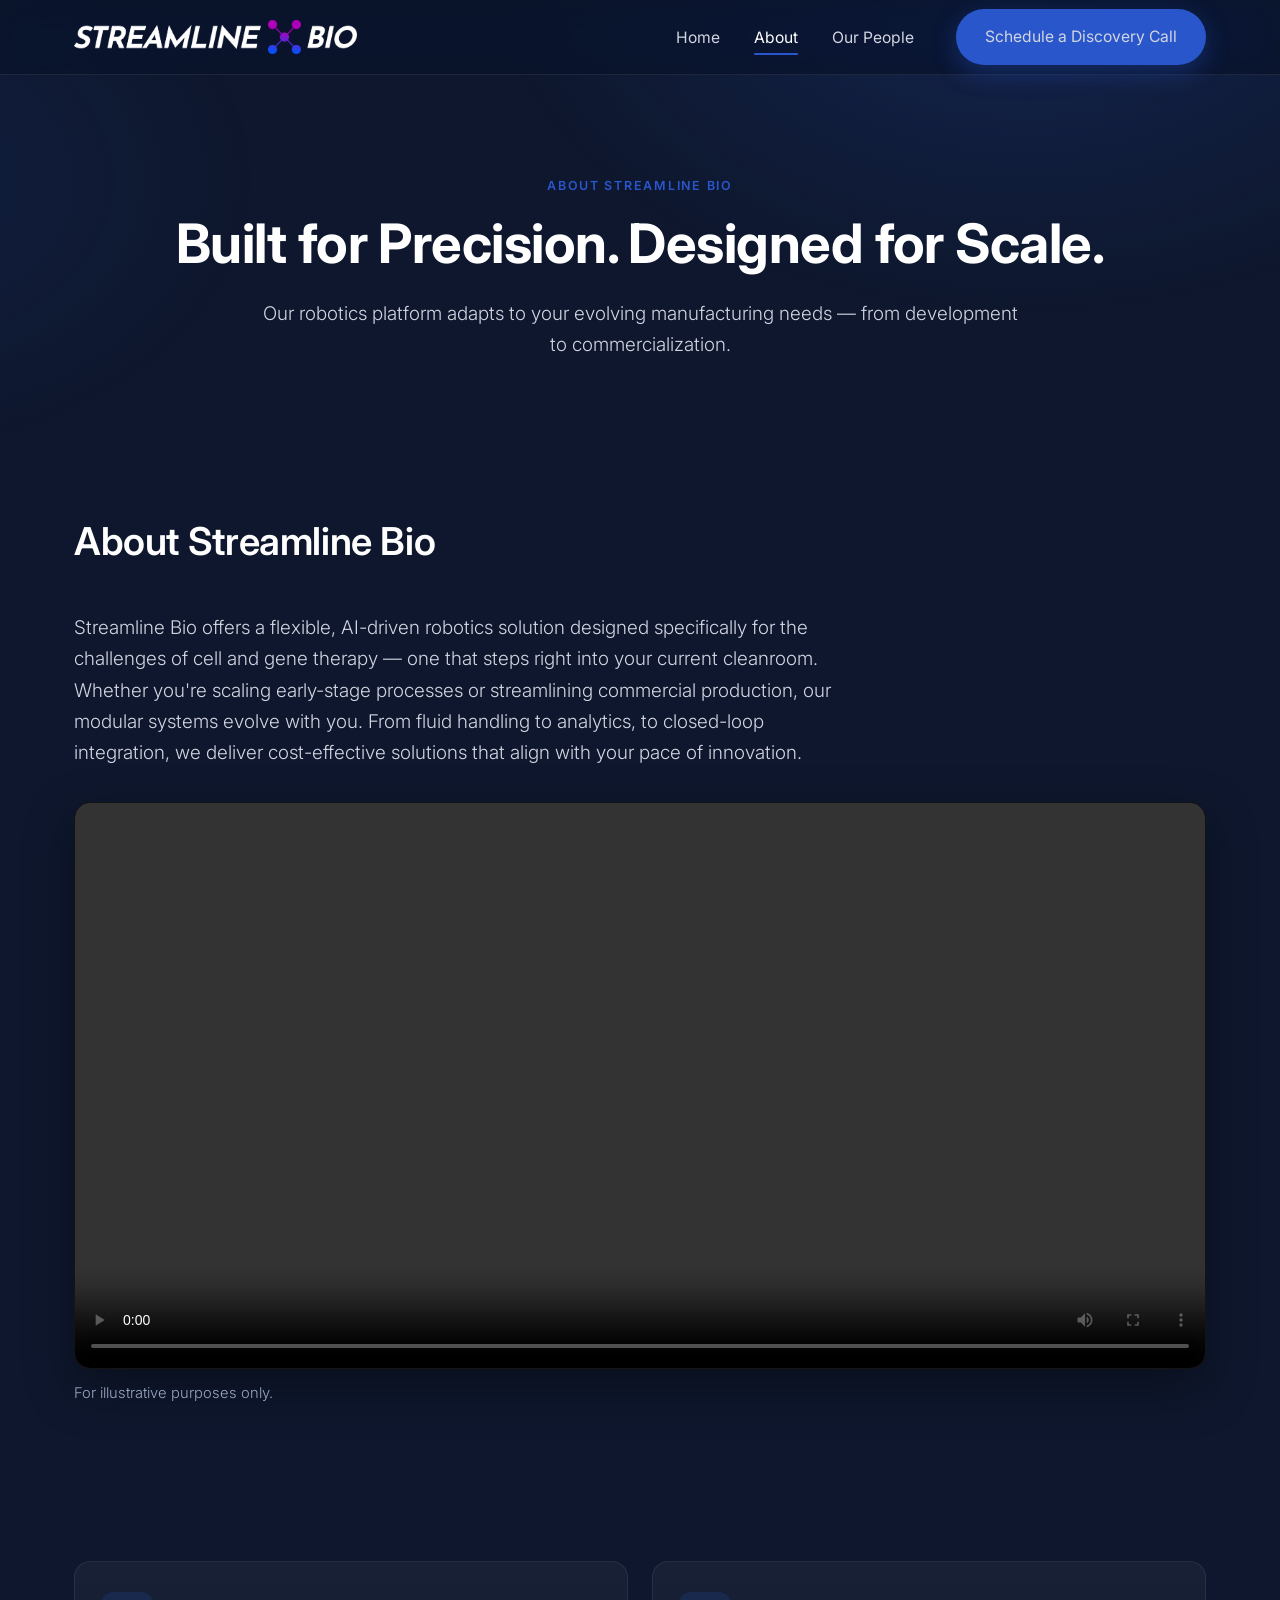
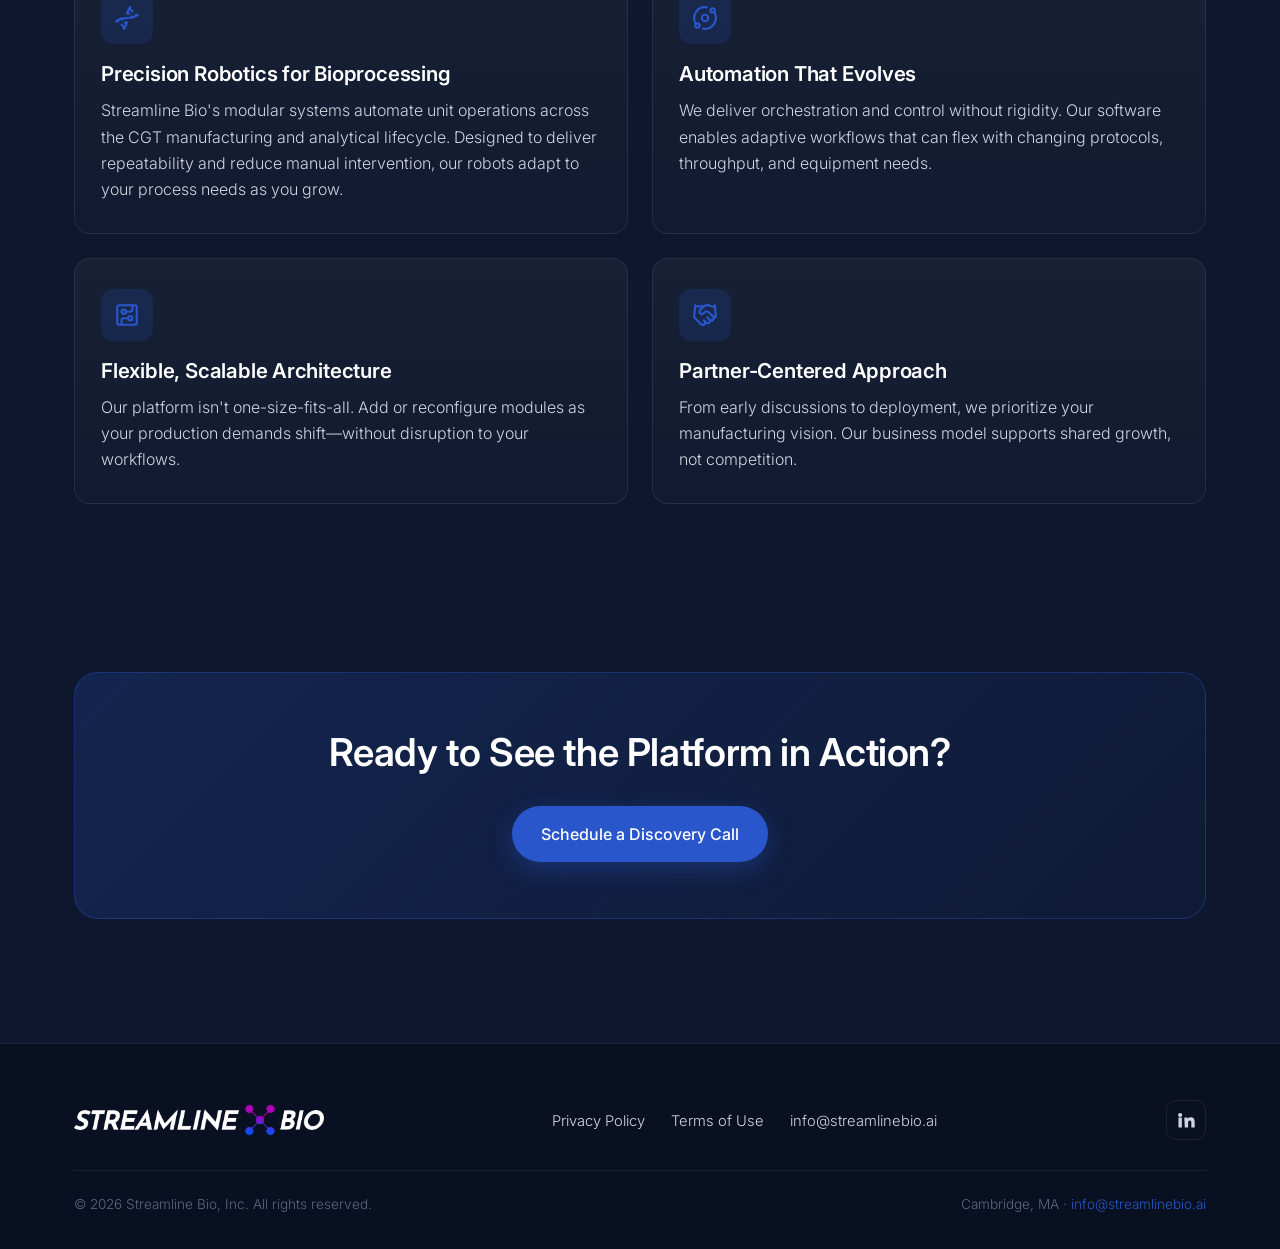
<file: about.html>
<!DOCTYPE html>
<html lang="en">
<head>
<meta charset="utf-8">
<meta name="viewport" content="width=device-width, initial-scale=1">
<title>About — Streamline Bio</title>
<meta name="description" content="Built for precision, designed for scale. Streamline Bio&#x27;s modular AI-driven robotics adapt to your cell and gene therapy manufacturing needs.">
<meta property="og:title" content="About — Streamline Bio">
<meta property="og:description" content="Built for precision, designed for scale. Streamline Bio&#x27;s modular AI-driven robotics adapt to your cell and gene therapy manufacturing needs.">
<meta property="og:type" content="website">
<link rel="icon" href="/favicon.png">
<link rel="preconnect" href="https://fonts.googleapis.com">
<link rel="preconnect" href="https://fonts.gstatic.com" crossorigin>
<link rel="stylesheet" href="https://fonts.googleapis.com/css2?family=Inter:wght@200;300;400;500;600;700&display=swap">
<link rel="stylesheet" href="assets/css/style.css">

</head>
<body>
<header class="site-header">
  <div class="container nav">
    <a class="brand" href="index.html" aria-label="Streamline Bio home">
      <img src="assets/media/2025/06/streamline_bio_logo.png" alt="Streamline Bio">
    </a>
    <button class="nav-toggle" aria-label="Toggle navigation" aria-expanded="false">
      <span></span><span></span><span></span>
    </button>
    <ul class="nav-links">
      <li><a href="index.html">Home</a></li>
      <li><a href="about.html" class="active">About</a></li>
      <li><a href="contact.html">Our People</a></li>
      <li class="nav-cta"><a class="btn" href="contact.html#contactform">Schedule a Discovery Call</a></li>
    </ul>
  </div>
</header>
<main>
<section class="hero">
  <div class="container center">
    <span class="eyebrow">About Streamline Bio</span>
    <h1>Built for Precision. Designed for Scale.</h1>
    <p class="lead">Our robotics platform adapts to your evolving manufacturing needs — from development to commercialization.</p>
  </div>
</section>

<section class="section-tight">
  <div class="container">
    <div class="section-head"><h2>About Streamline Bio</h2></div>
    <p class="lead">Streamline Bio offers a flexible, AI-driven robotics solution designed specifically for the challenges of cell and gene therapy — one that steps right into your current cleanroom. Whether you're scaling early-stage processes or streamlining commercial production, our modular systems evolve with you. From fluid handling to analytics, to closed-loop integration, we deliver cost-effective solutions that align with your pace of innovation.</p>
    <div class="media" style="margin-top:34px;">
      <video controls preload="none">
        <source src="assets/media/2025/06/streamline_bio_in_action.mov" type="video/quicktime">
      </video>
    </div>
    <p class="muted" style="margin-top:12px;">For illustrative purposes only.</p>
  </div>
</section>

<section>
  <div class="container">
    <div class="grid grid-2"><div class="card"><div class="icon-badge"><svg xmlns="http://www.w3.org/2000/svg" width="24" height="24" viewBox="0 0 24 24" fill="none" stroke="currentColor" stroke-width="2" stroke-linecap="round" stroke-linejoin="round" class="lucide lucide-dna-icon lucide-dna"><path d="m10 16 1.5 1.5"></path><path d="m14 8-1.5-1.5"></path><path d="M15 2c-1.798 1.998-2.518 3.995-2.807 5.993"></path><path d="m16.5 10.5 1 1"></path><path d="m17 6-2.891-2.891"></path><path d="M2 15c6.667-6 13.333 0 20-6"></path><path d="m20 9 .891.891"></path><path d="M3.109 14.109 4 15"></path><path d="m6.5 12.5 1 1"></path><path d="m7 18 2.891 2.891"></path><path d="M9 22c1.798-1.998 2.518-3.995 2.807-5.993"></path></svg></div><h3>Precision Robotics for Bioprocessing</h3><p>Streamline Bio's modular systems automate unit operations across the CGT manufacturing and analytical lifecycle. Designed to deliver repeatability and reduce manual intervention, our robots adapt to your process needs as you grow.</p></div><div class="card"><div class="icon-badge"><svg xmlns="http://www.w3.org/2000/svg" width="24" height="24" viewBox="0 0 24 24" fill="none" stroke="currentColor" stroke-width="2" stroke-linecap="round" stroke-linejoin="round" class="lucide lucide-orbit-icon lucide-orbit"><path d="M20.341 6.484A10 10 0 0 1 10.266 21.85"></path><path d="M3.659 17.516A10 10 0 0 1 13.74 2.152"></path><circle cx="12" cy="12" r="3"></circle><circle cx="19" cy="5" r="2"></circle><circle cx="5" cy="19" r="2"></circle></svg></div><h3>Automation That Evolves</h3><p>We deliver orchestration and control without rigidity. Our software enables adaptive workflows that can flex with changing protocols, throughput, and equipment needs.</p></div><div class="card"><div class="icon-badge"><svg xmlns="http://www.w3.org/2000/svg" width="24" height="24" viewBox="0 0 24 24" fill="none" stroke="currentColor" stroke-width="2" stroke-linecap="round" stroke-linejoin="round" class="lucide lucide-circuit-board-icon lucide-circuit-board"><rect width="18" height="18" x="3" y="3" rx="2"></rect><path d="M11 9h4a2 2 0 0 0 2-2V3"></path><circle cx="9" cy="9" r="2"></circle><path d="M7 21v-4a2 2 0 0 1 2-2h4"></path><circle cx="15" cy="15" r="2"></circle></svg></div><h3>Flexible, Scalable Architecture</h3><p>Our platform isn't one-size-fits-all. Add or reconfigure modules as your production demands shift—without disruption to your workflows.</p></div><div class="card"><div class="icon-badge"><svg xmlns="http://www.w3.org/2000/svg" width="24" height="24" viewBox="0 0 24 24" fill="none" stroke="currentColor" stroke-width="2" stroke-linecap="round" stroke-linejoin="round" class="lucide lucide-handshake-icon lucide-handshake"><path d="m11 17 2 2a1 1 0 1 0 3-3"></path><path d="m14 14 2.5 2.5a1 1 0 1 0 3-3l-3.88-3.88a3 3 0 0 0-4.24 0l-.88.88a1 1 0 1 1-3-3l2.81-2.81a5.79 5.79 0 0 1 7.06-.87l.47.28a2 2 0 0 0 1.42.25L21 4"></path><path d="m21 3 1 11h-2"></path><path d="M3 3 2 14l6.5 6.5a1 1 0 1 0 3-3"></path><path d="M3 4h8"></path></svg></div><h3>Partner-Centered Approach</h3><p>From early discussions to deployment, we prioritize your manufacturing vision. Our business model supports shared growth, not competition.</p></div></div>
  </div>
</section>

<section>
  <div class="container">
    <div class="cta-band">
      <h2>Ready to See the Platform in Action?</h2>
      <a class="btn" href="contact.html#contactform">Schedule a Discovery Call</a>
    </div>
  </div>
</section>
</main>
<footer class="site-footer">
  <div class="container">
    <div class="footer-grid">
      <a href="index.html"><img src="assets/media/2025/06/streamline_bio_logo.png" alt="Streamline Bio"></a>
      <ul class="footer-links">
        <li><a href="privacy-policy.html">Privacy Policy</a></li>
        <li><a href="terms-of-use.html">Terms of Use</a></li>
        <li><a href="mailto:info@streamlinebio.ai">info@streamlinebio.ai</a></li>
      </ul>
      <div class="social">
        <a href="https://www.linkedin.com/company/streamline-bio/" target="_blank" rel="noopener" aria-label="LinkedIn">
          <svg width="20" height="20" viewBox="0 0 24 24" fill="currentColor"><path d="M4.98 3.5a2.5 2.5 0 1 1 0 5 2.5 2.5 0 0 1 0-5zM3 9h4v12H3zM10 9h3.8v1.7h.05c.53-1 1.83-2.05 3.77-2.05 4.03 0 4.78 2.65 4.78 6.1V21h-4v-5.4c0-1.3 0-2.95-1.8-2.95-1.8 0-2.08 1.4-2.08 2.85V21h-4z"/></svg>
        </a>
      </div>
    </div>
    <div class="footer-bottom">
      <span>&copy; <span data-year>2026</span> Streamline Bio, Inc. All rights reserved.</span>
      <span>Cambridge, MA &middot; <a href="mailto:info@streamlinebio.ai">info@streamlinebio.ai</a></span>
    </div>
  </div>
</footer>
<script src="assets/js/main.js"></script>
</body>
</html>
</file>
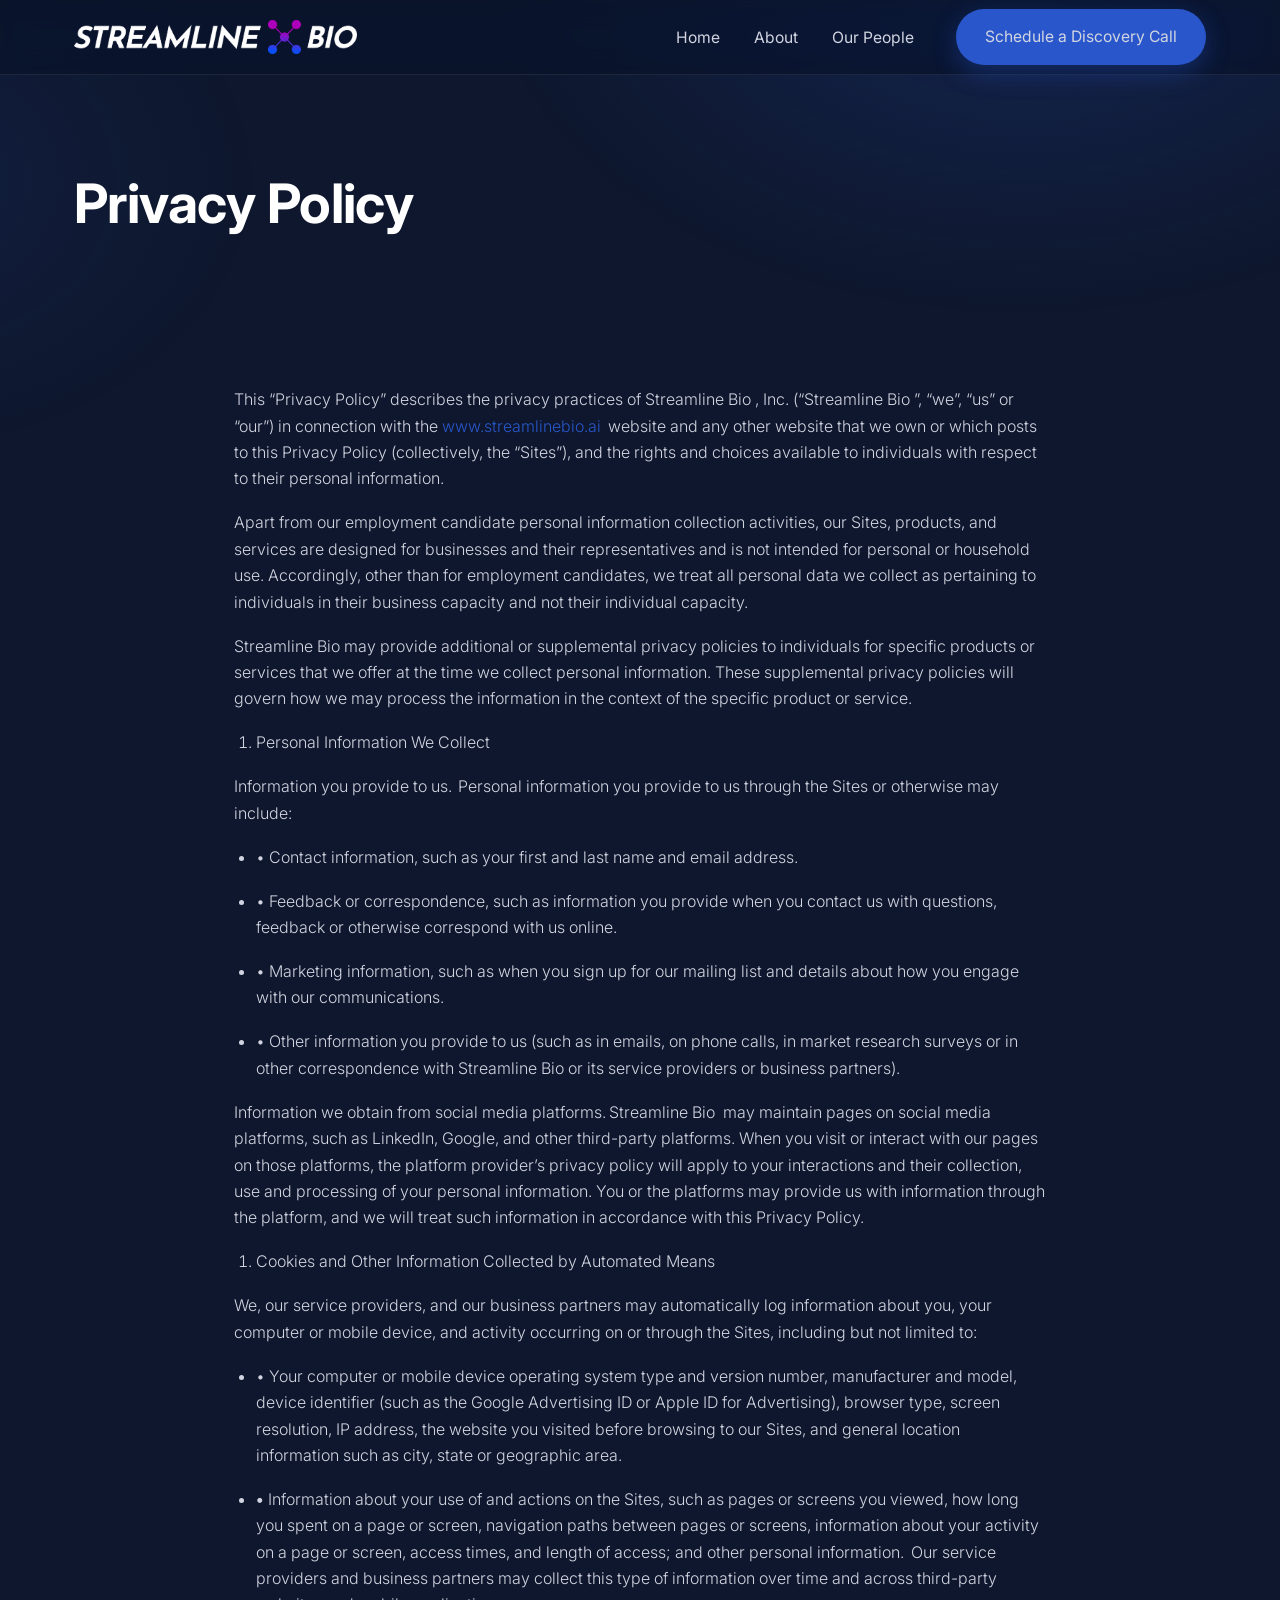
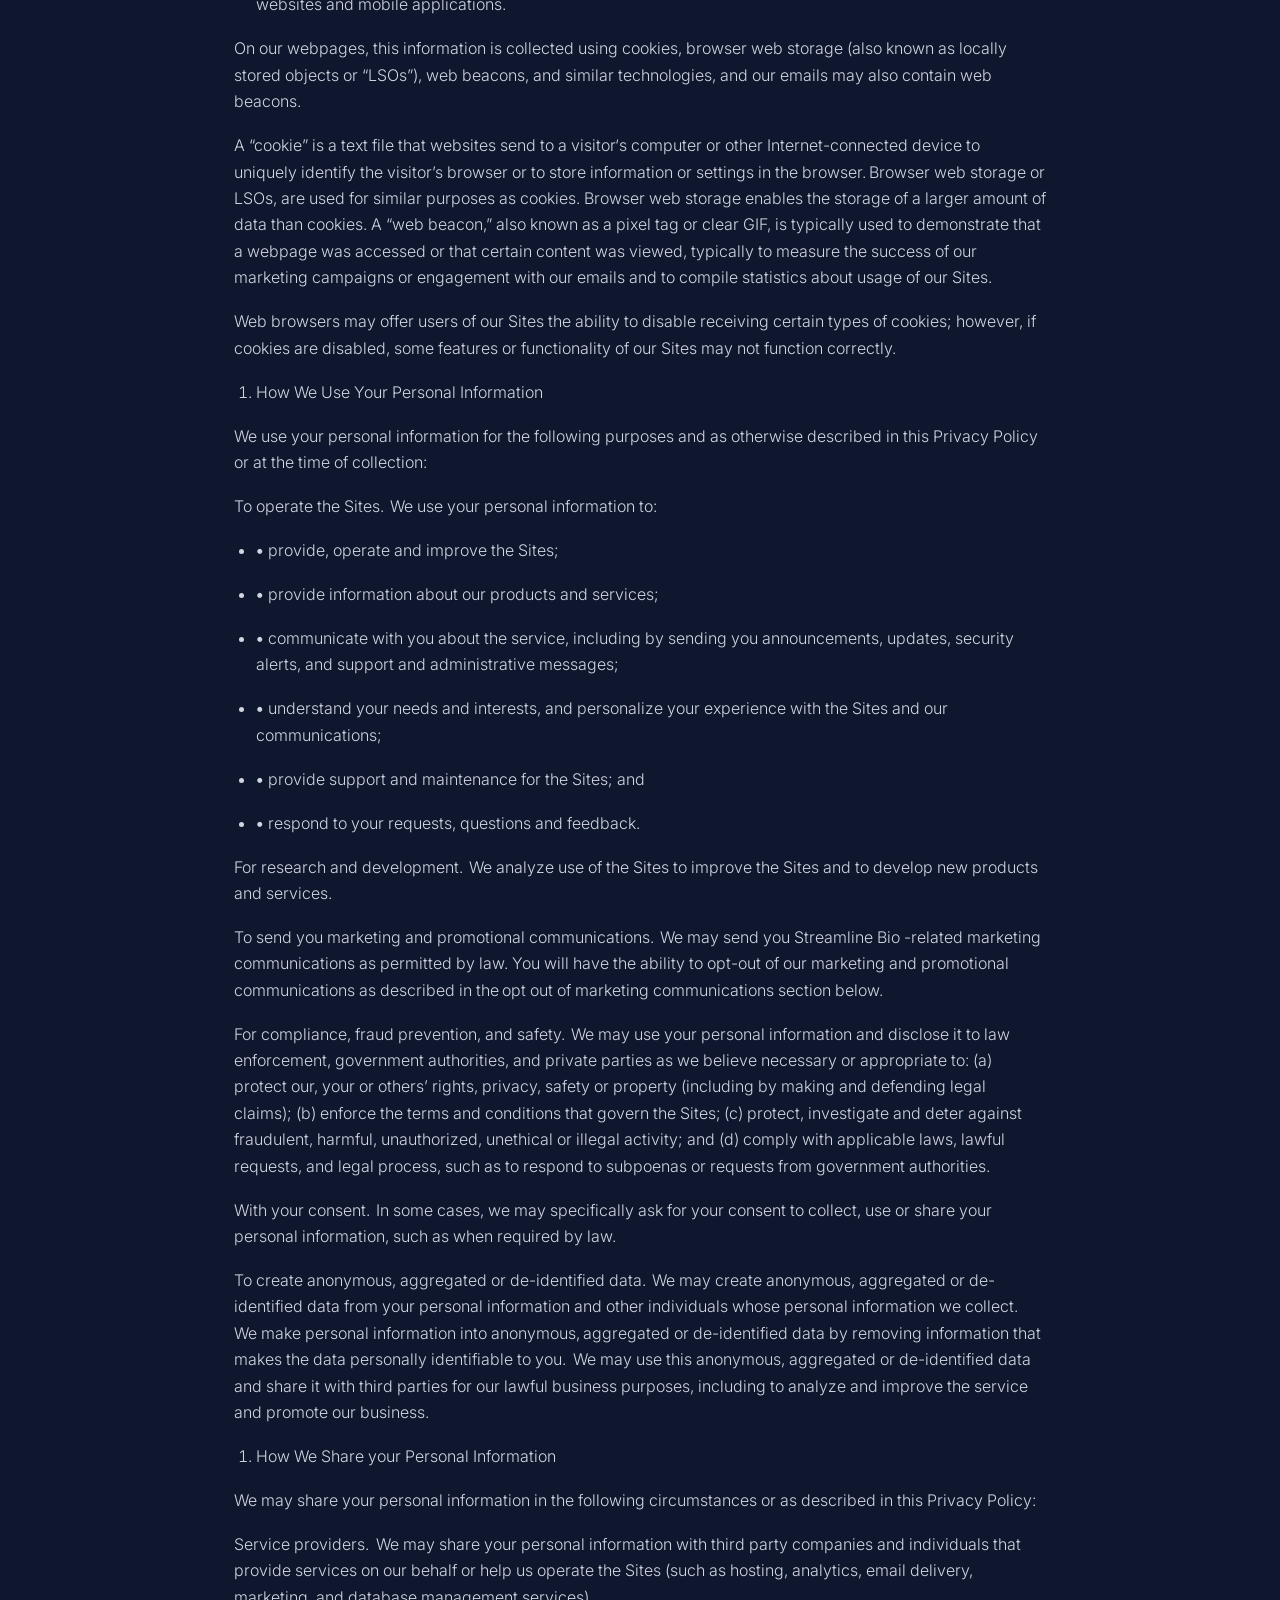
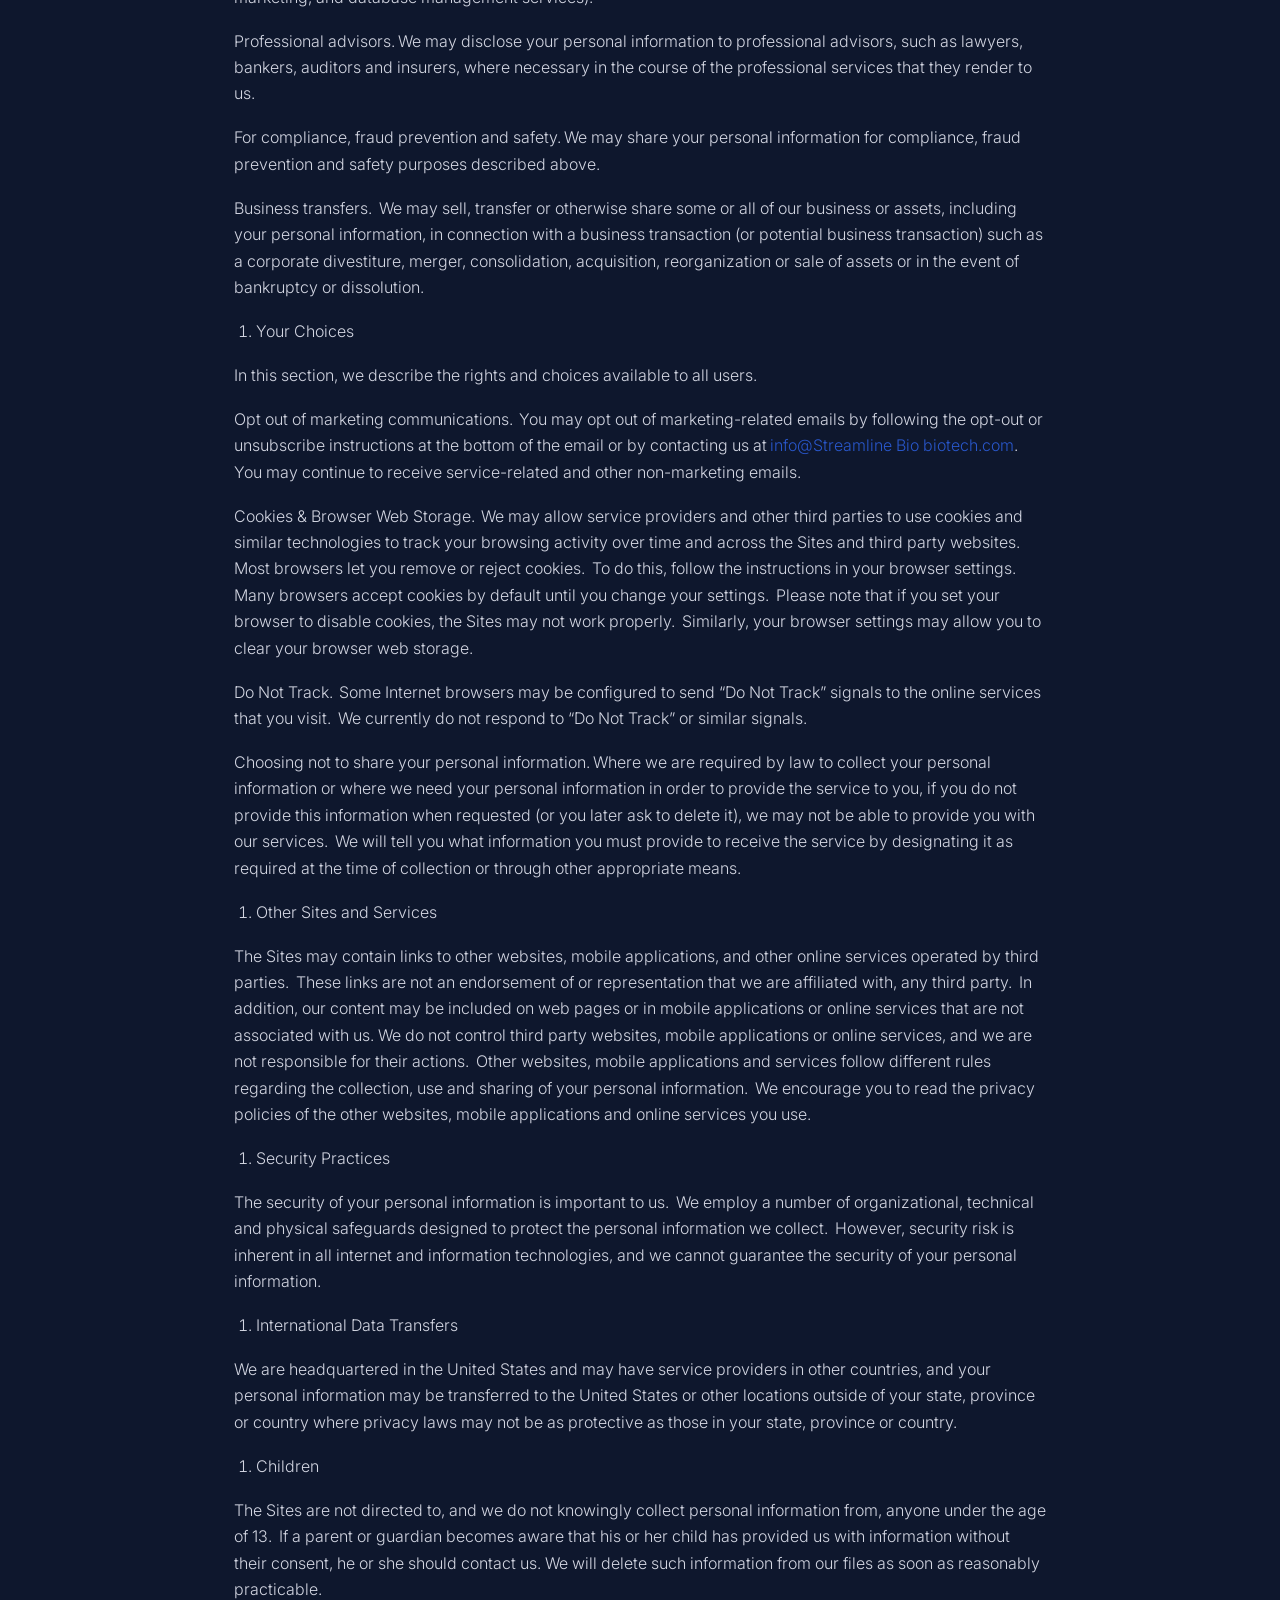
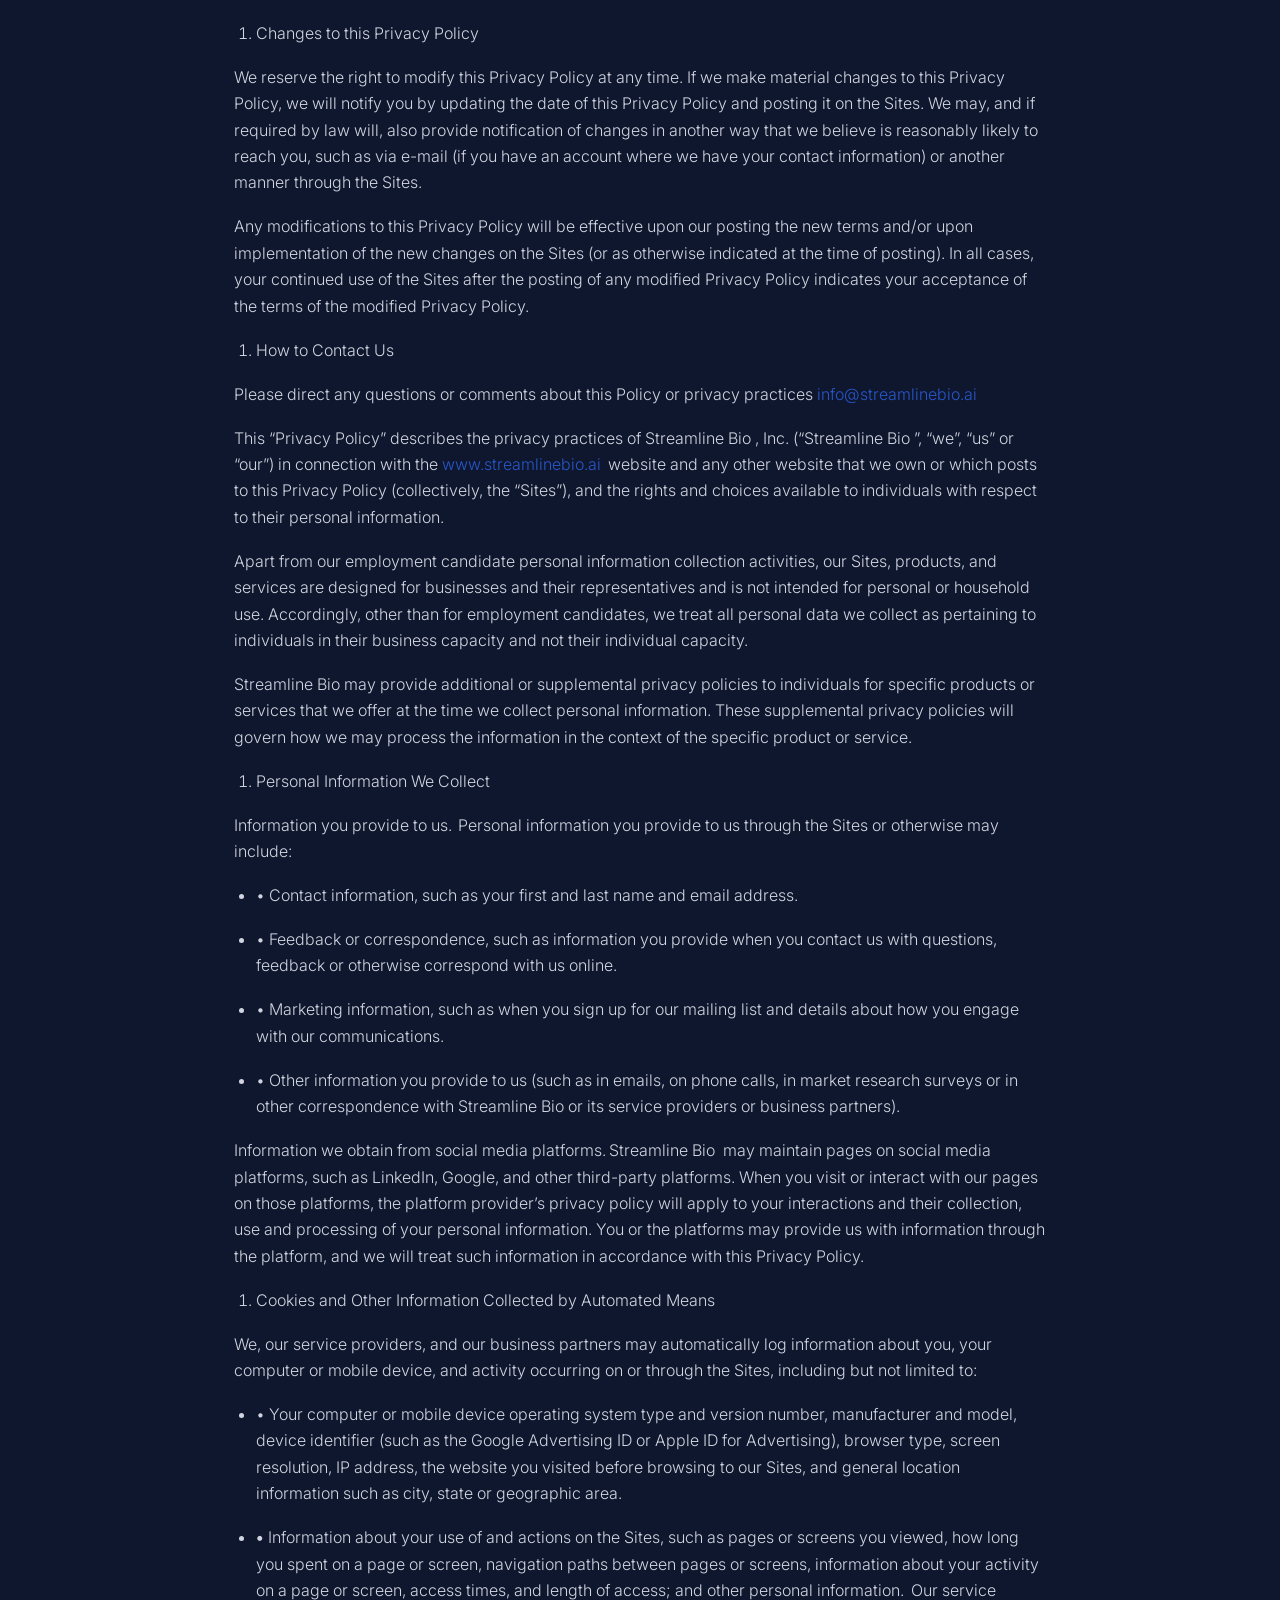
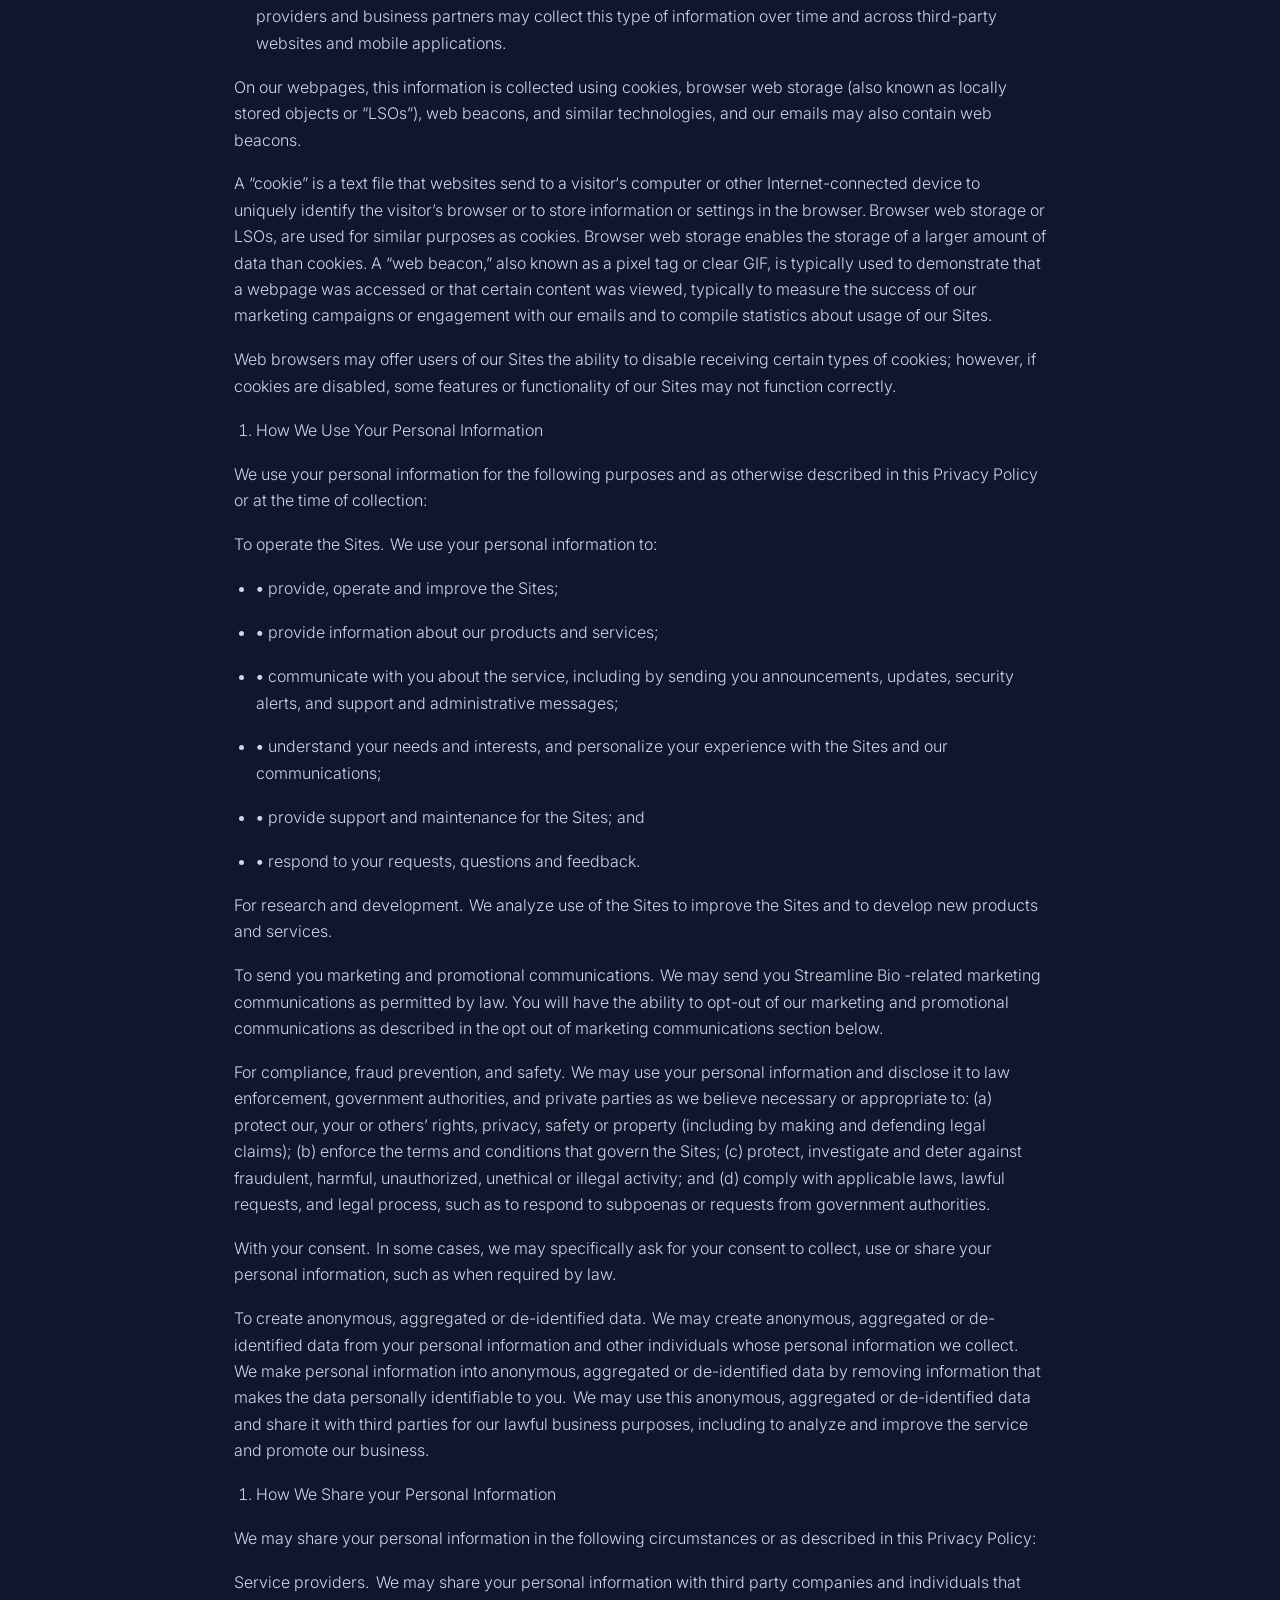
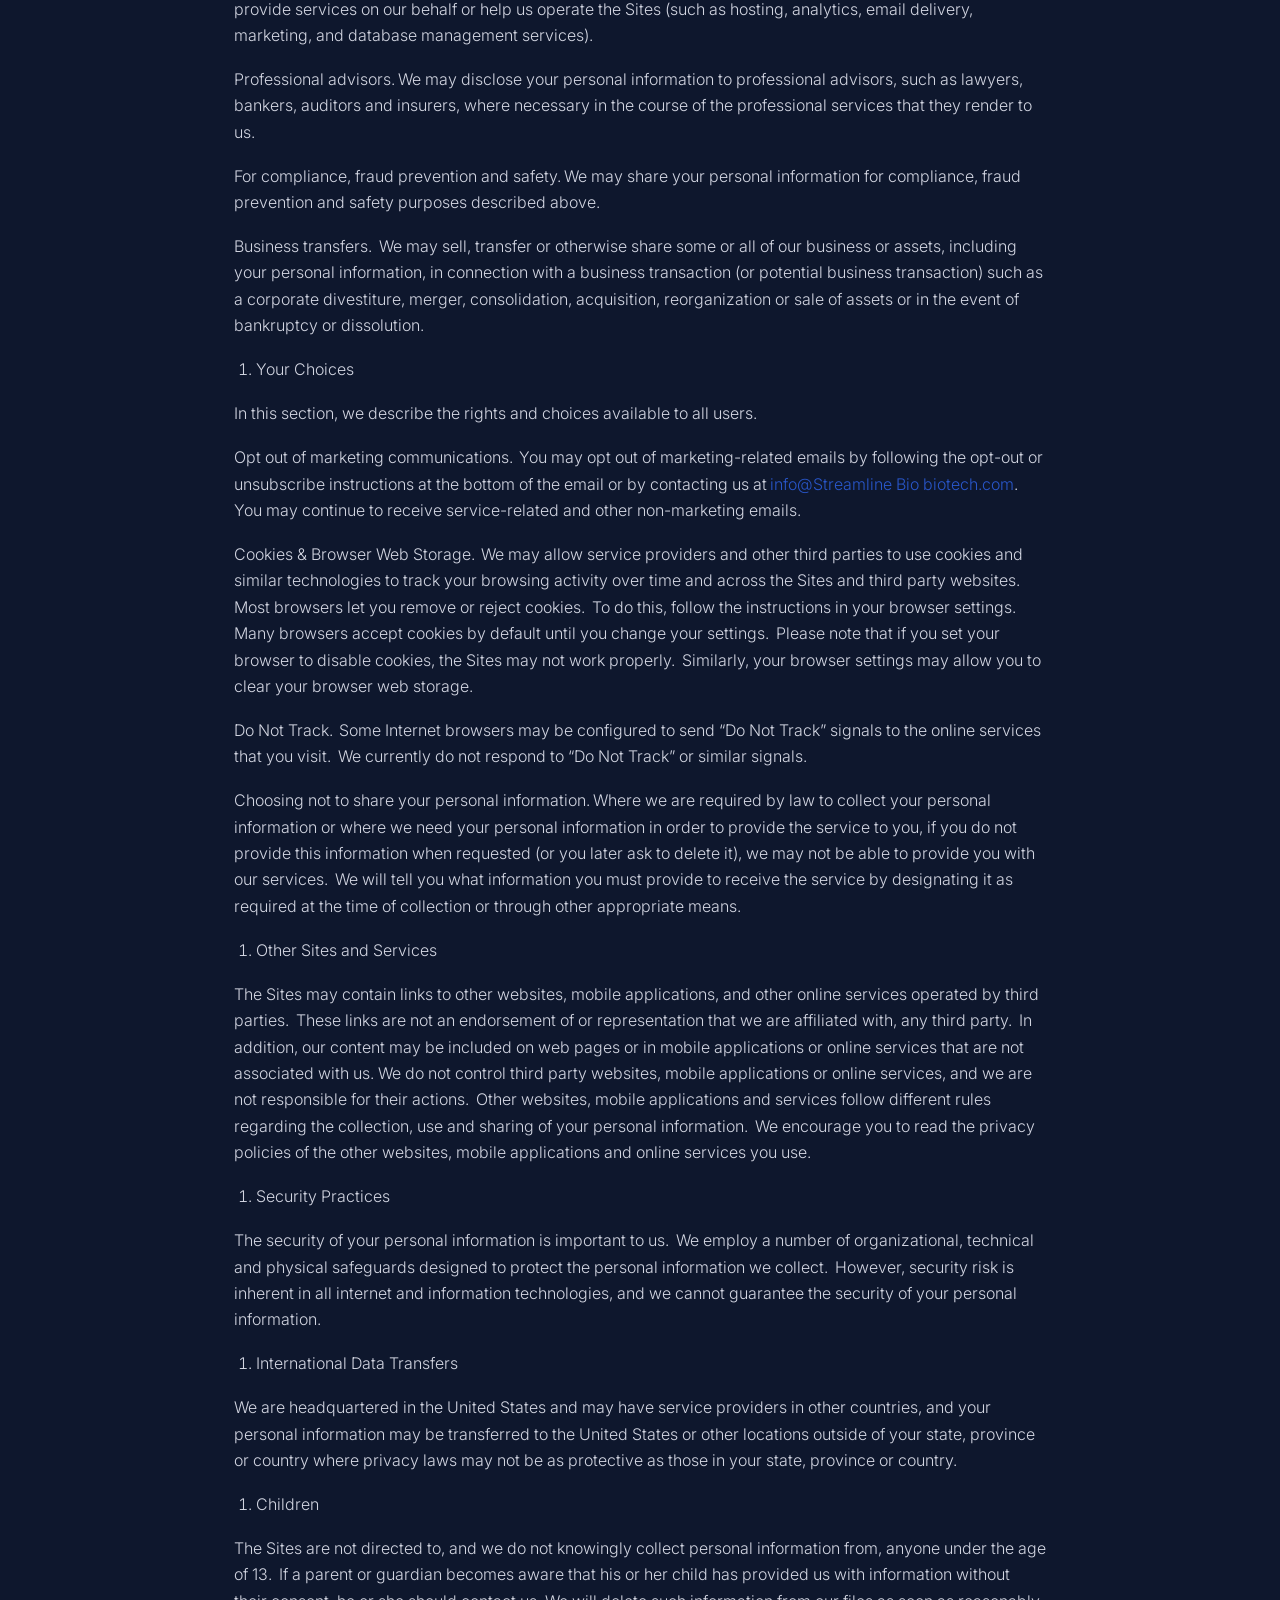
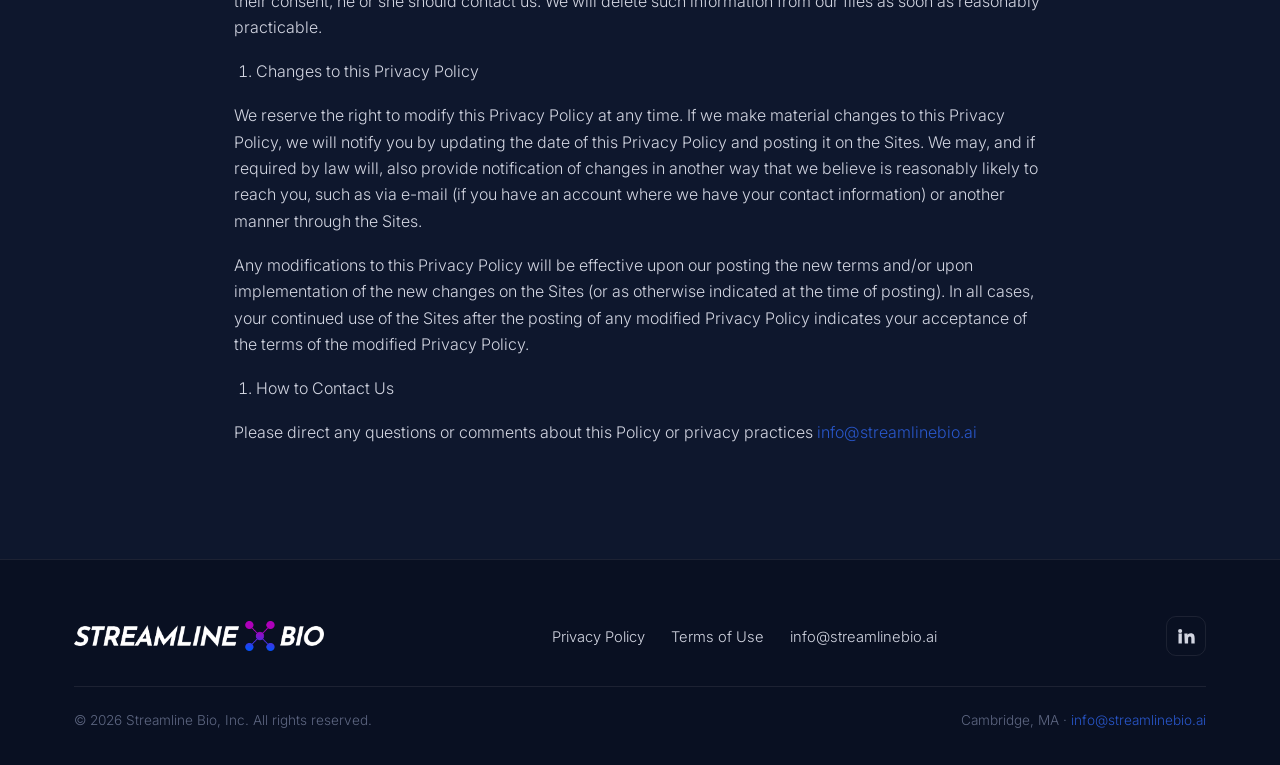
<file: privacy-policy.html>
<!DOCTYPE html>
<html lang="en">
<head>
<meta charset="utf-8">
<meta name="viewport" content="width=device-width, initial-scale=1">
<title>Privacy Policy — Streamline Bio</title>
<meta name="description" content="Streamline Bio privacy policy.">
<meta property="og:title" content="Privacy Policy — Streamline Bio">
<meta property="og:description" content="Streamline Bio privacy policy.">
<meta property="og:type" content="website">
<link rel="icon" href="/favicon.png">
<link rel="preconnect" href="https://fonts.googleapis.com">
<link rel="preconnect" href="https://fonts.gstatic.com" crossorigin>
<link rel="stylesheet" href="https://fonts.googleapis.com/css2?family=Inter:wght@200;300;400;500;600;700&display=swap">
<link rel="stylesheet" href="assets/css/style.css">

</head>
<body>
<header class="site-header">
  <div class="container nav">
    <a class="brand" href="index.html" aria-label="Streamline Bio home">
      <img src="assets/media/2025/06/streamline_bio_logo.png" alt="Streamline Bio">
    </a>
    <button class="nav-toggle" aria-label="Toggle navigation" aria-expanded="false">
      <span></span><span></span><span></span>
    </button>
    <ul class="nav-links">
      <li><a href="index.html">Home</a></li>
      <li><a href="about.html">About</a></li>
      <li><a href="contact.html">Our People</a></li>
      <li class="nav-cta"><a class="btn" href="contact.html#contactform">Schedule a Discovery Call</a></li>
    </ul>
  </div>
</header>
<main>
<section class="hero section-tight">
  <div class="container"><h1>Privacy Policy</h1></div>
</section>
<section class="section-tight">
  <div class="container legal"><p>This “Privacy Policy” describes the privacy practices of Streamline Bio , Inc. (“Streamline Bio ”, “we”, “us” or “our”) in connection with the <a href="http://www.streamlinebio.ai/">www.streamlinebio.ai</a>  website and any other website that we own or which posts to this Privacy Policy (collectively, the “Sites”), and the rights and choices available to individuals with respect to their personal information.  </p>
<p>Apart from our employment candidate personal information collection activities, our Sites, products, and services are designed for businesses and their representatives and is not intended for personal or household use. Accordingly, other than for employment candidates, we treat all personal data we collect as pertaining to individuals in their business capacity and not their individual capacity. </p>
<p>Streamline Bio may provide additional or supplemental privacy policies to individuals for specific products or services that we offer at the time we collect personal information. These supplemental privacy policies will govern how we may process the information in the context of the specific product or service. </p>
<ol>
 <li>
<p>Personal Information We Collect </p>
</li>
</ol>
<p>Information you provide to us.  Personal information you provide to us through the Sites or otherwise may include: </p>
<ul>
 <li>
<p>• Contact information, such as your first and last name and email address. </p>
</li>
</ul>
<ul>
 <li>
<p>• Feedback or correspondence, such as information you provide when you contact us with questions, feedback or otherwise correspond with us online. </p>
</li>
</ul>
<ul>
 <li>
<p>• Marketing information, such as when you sign up for our mailing list and details about how you engage with our communications. </p>
</li>
</ul>
<ul>
 <li>
<p>• Other information you provide to us (such as in emails, on phone calls, in market research surveys or in other correspondence with Streamline Bio or its service providers or business partners). </p>
</li>
</ul>
<p>Information we obtain from social media platforms. Streamline Bio  may maintain pages on social media platforms, such as LinkedIn, Google, and other third-party platforms. When you visit or interact with our pages on those platforms, the platform provider’s privacy policy will apply to your interactions and their collection, use and processing of your personal information. You or the platforms may provide us with information through the platform, and we will treat such information in accordance with this Privacy Policy. </p>
<ol>
 <li>
<p>Cookies and Other Information Collected by Automated Means  </p>
</li>
</ol>
<p>We, our service providers, and our business partners may automatically log information about you, your computer or mobile device, and activity occurring on or through the Sites, including but not limited to:  </p>
<ul>
 <li>
<p>• Your computer or mobile device operating system type and version number, manufacturer and model, device identifier (such as the Google Advertising ID or Apple ID for Advertising), browser type, screen resolution, IP address, the website you visited before browsing to our Sites, and general location information such as city, state or geographic area. </p>
</li>
</ul>
<ul>
 <li>
<p><b>•</b> Information about your use of and actions on the Sites, such as pages or screens you viewed, how long you spent on a page or screen, navigation paths between pages or screens, information about your activity on a page or screen, access times, and length of access; and other personal information.  Our service providers and business partners may collect this type of information over time and across third-party websites and mobile applications. </p>
</li>
</ul>
<p>On our webpages, this information is collected using cookies, browser web storage (also known as locally stored objects or “LSOs”), web beacons, and similar technologies, and our emails may also contain web beacons. </p>
<p>A “cookie” is a text file that websites send to a visitor‘s computer or other Internet-connected device to uniquely identify the visitor’s browser or to store information or settings in the browser. Browser web storage or LSOs, are used for similar purposes as cookies. Browser web storage enables the storage of a larger amount of data than cookies. A “web beacon,” also known as a pixel tag or clear GIF, is typically used to demonstrate that a webpage was accessed or that certain content was viewed, typically to measure the success of our marketing campaigns or engagement with our emails and to compile statistics about usage of our Sites. </p>
<p>Web browsers may offer users of our Sites the ability to disable receiving certain types of cookies; however, if cookies are disabled, some features or functionality of our Sites may not function correctly. </p>
<ol>
 <li>
<p>How We Use Your Personal Information </p>
</li>
</ol>
<p>We use your personal information for the following purposes and as otherwise described in this Privacy Policy or at the time of collection: </p>
<p>To operate the Sites.  We use your personal information to: </p>
<ul>
 <li>
<p><b>• </b>provide, operate and improve the Sites; </p>
</li>
</ul>
<ul>
 <li>
<p><b>• </b>provide information about our products and services; </p>
</li>
</ul>
<ul>
 <li>
<p><b>• </b>communicate with you about the service, including by sending you announcements, updates, security alerts, and support and administrative messages; </p>
</li>
</ul>
<ul>
 <li>
<p><b>• </b>understand your needs and interests, and personalize your experience with the Sites and our communications; </p>
</li>
</ul>
<ul>
 <li>
<p><b>• </b>provide support and maintenance for the Sites; and </p>
</li>
</ul>
<ul>
 <li>
<p><b>• </b>respond to your requests, questions and feedback. </p>
</li>
</ul>
<p>For research and development.  We analyze use of the Sites to improve the Sites and to develop new products and services. </p>
<p>To send you marketing and promotional communications.  We may send you Streamline Bio -related marketing communications as permitted by law. You will have the ability to opt-out of our marketing and promotional communications as described in the opt out of marketing communications section below. </p>
<p>For compliance, fraud prevention, and safety.  We may use your personal information and disclose it to law enforcement, government authorities, and private parties as we believe necessary or appropriate to: (a) protect our, your or others’ rights, privacy, safety or property (including by making and defending legal claims); (b) enforce the terms and conditions that govern the Sites; (c) protect, investigate and deter against fraudulent, harmful, unauthorized, unethical or illegal activity; and (d) comply with applicable laws, lawful requests, and legal process, such as to respond to subpoenas or requests from government authorities. </p>
<p>With your consent.  In some cases, we may specifically ask for your consent to collect, use or share your personal information, such as when required by law.  </p>
<p>To create anonymous, aggregated or de-identified data.  We may create anonymous, aggregated or de-identified data from your personal information and other individuals whose personal information we collect.  We make personal information into anonymous, aggregated or de-identified data by removing information that makes the data personally identifiable to you.  We may use this anonymous, aggregated or de-identified data and share it with third parties for our lawful business purposes, including to analyze and improve the service and promote our business.  </p>
<ol>
 <li>
<p>How We Share your Personal Information </p>
</li>
</ol>
<p>We may share your personal information in the following circumstances or as described in this Privacy Policy: </p>
<p>Service providers.  We may share your personal information with third party companies and individuals that provide services on our behalf or help us operate the Sites (such as hosting, analytics, email delivery, marketing, and database management services). </p>
<p>Professional advisors. We may disclose your personal information to professional advisors, such as lawyers, bankers, auditors and insurers, where necessary in the course of the professional services that they render to us. </p>
<p>For compliance, fraud prevention and safety. We may share your personal information for compliance, fraud prevention and safety purposes described above. </p>
<p>Business transfers.  We may sell, transfer or otherwise share some or all of our business or assets, including your personal information, in connection with a business transaction (or potential business transaction) such as a corporate divestiture, merger, consolidation, acquisition, reorganization or sale of assets or in the event of bankruptcy or dissolution. </p>
<ol>
 <li>
<p>Your Choices </p>
</li>
</ol>
<p>In this section, we describe the rights and choices available to all users. </p>
<p>Opt out of marketing communications.  You may opt out of marketing-related emails by following the opt-out or unsubscribe instructions at the bottom of the email or by contacting us at <a href="mailto:info@hyperiusbiotech.com">info@Streamline Bio biotech.com</a>.  You may continue to receive service-related and other non-marketing emails. </p>
<p>Cookies & Browser Web Storage.  We may allow service providers and other third parties to use cookies and similar technologies to track your browsing activity over time and across the Sites and third party websites. Most browsers let you remove or reject cookies.  To do this, follow the instructions in your browser settings.  Many browsers accept cookies by default until you change your settings.  Please note that if you set your browser to disable cookies, the Sites may not work properly.  Similarly, your browser settings may allow you to clear your browser web storage.   </p>
<p>Do Not Track.  Some Internet browsers may be configured to send “Do Not Track” signals to the online services that you visit.  We currently do not respond to “Do Not Track” or similar signals.  </p>
<p>Choosing not to share your personal information. Where we are required by law to collect your personal information or where we need your personal information in order to provide the service to you, if you do not provide this information when requested (or you later ask to delete it), we may not be able to provide you with our services.  We will tell you what information you must provide to receive the service by designating it as required at the time of collection or through other appropriate means. </p>
<ol>
 <li>
<p>Other Sites and Services </p>
</li>
</ol>
<p>The Sites may contain links to other websites, mobile applications, and other online services operated by third parties.  These links are not an endorsement of or representation that we are affiliated with, any third party.  In addition, our content may be included on web pages or in mobile applications or online services that are not associated with us. We do not control third party websites, mobile applications or online services, and we are not responsible for their actions.  Other websites, mobile applications and services follow different rules regarding the collection, use and sharing of your personal information.  We encourage you to read the privacy policies of the other websites, mobile applications and online services you use. </p>
<ol>
 <li>
<p>Security Practices </p>
</li>
</ol>
<p>The security of your personal information is important to us.  We employ a number of organizational, technical and physical safeguards designed to protect the personal information we collect.  However, security risk is inherent in all internet and information technologies, and we cannot guarantee the security of your personal information. </p>
<ol>
 <li>
<p>International Data Transfers </p>
</li>
</ol>
<p>We are headquartered in the United States and may have service providers in other countries, and your personal information may be transferred to the United States or other locations outside of your state, province or country where privacy laws may not be as protective as those in your state, province or country.  </p>
<ol>
 <li>
<p>Children </p>
</li>
</ol>
<p>The Sites are not directed to, and we do not knowingly collect personal information from, anyone under the age of 13.  If a parent or guardian becomes aware that his or her child has provided us with information without their consent, he or she should contact us. We will delete such information from our files as soon as reasonably practicable.   </p>
<ol>
 <li>
<p>Changes to this Privacy Policy </p>
</li>
</ol>
<p>We reserve the right to modify this Privacy Policy at any time. If we make material changes to this Privacy Policy, we will notify you by updating the date of this Privacy Policy and posting it on the Sites. We may, and if required by law will, also provide notification of changes in another way that we believe is reasonably likely to reach you, such as via e-mail (if you have an account where we have your contact information) or another manner through the Sites. </p>
<p>Any modifications to this Privacy Policy will be effective upon our posting the new terms and/or upon implementation of the new changes on the Sites (or as otherwise indicated at the time of posting). In all cases, your continued use of the Sites after the posting of any modified Privacy Policy indicates your acceptance of the terms of the modified Privacy Policy. </p>
<ol>
 <li>
<p>How to Contact Us </p>
</li>
</ol>
<p>Please direct any questions or comments about this Policy or privacy practices <a href="mailto:info@streamlinebio.ai">info@streamlinebio.ai</a>  </p>

<p>This “Privacy Policy” describes the privacy practices of Streamline Bio , Inc. (“Streamline Bio ”, “we”, “us” or “our”) in connection with the <a href="http://www.streamlinebio.ai/">www.streamlinebio.ai</a>  website and any other website that we own or which posts to this Privacy Policy (collectively, the “Sites”), and the rights and choices available to individuals with respect to their personal information.  </p><p>Apart from our employment candidate personal information collection activities, our Sites, products, and services are designed for businesses and their representatives and is not intended for personal or household use. Accordingly, other than for employment candidates, we treat all personal data we collect as pertaining to individuals in their business capacity and not their individual capacity. </p><p>Streamline Bio may provide additional or supplemental privacy policies to individuals for specific products or services that we offer at the time we collect personal information. These supplemental privacy policies will govern how we may process the information in the context of the specific product or service. </p><ol><li><p>Personal Information We Collect </p></li></ol><p>Information you provide to us.  Personal information you provide to us through the Sites or otherwise may include: </p><ul><li><p>• Contact information, such as your first and last name and email address. </p></li></ul><ul><li><p>• Feedback or correspondence, such as information you provide when you contact us with questions, feedback or otherwise correspond with us online. </p></li></ul><ul><li><p>• Marketing information, such as when you sign up for our mailing list and details about how you engage with our communications. </p></li></ul><ul><li><p>• Other information you provide to us (such as in emails, on phone calls, in market research surveys or in other correspondence with Streamline Bio or its service providers or business partners). </p></li></ul><p>Information we obtain from social media platforms. Streamline Bio  may maintain pages on social media platforms, such as LinkedIn, Google, and other third-party platforms. When you visit or interact with our pages on those platforms, the platform provider’s privacy policy will apply to your interactions and their collection, use and processing of your personal information. You or the platforms may provide us with information through the platform, and we will treat such information in accordance with this Privacy Policy. </p><ol><li><p>Cookies and Other Information Collected by Automated Means  </p></li></ol><p>We, our service providers, and our business partners may automatically log information about you, your computer or mobile device, and activity occurring on or through the Sites, including but not limited to:  </p><ul><li><p>• Your computer or mobile device operating system type and version number, manufacturer and model, device identifier (such as the Google Advertising ID or Apple ID for Advertising), browser type, screen resolution, IP address, the website you visited before browsing to our Sites, and general location information such as city, state or geographic area. </p></li></ul><ul><li><p><b>•</b> Information about your use of and actions on the Sites, such as pages or screens you viewed, how long you spent on a page or screen, navigation paths between pages or screens, information about your activity on a page or screen, access times, and length of access; and other personal information.  Our service providers and business partners may collect this type of information over time and across third-party websites and mobile applications. </p></li></ul><p>On our webpages, this information is collected using cookies, browser web storage (also known as locally stored objects or “LSOs”), web beacons, and similar technologies, and our emails may also contain web beacons. </p><p>A “cookie” is a text file that websites send to a visitor‘s computer or other Internet-connected device to uniquely identify the visitor’s browser or to store information or settings in the browser. Browser web storage or LSOs, are used for similar purposes as cookies. Browser web storage enables the storage of a larger amount of data than cookies. A “web beacon,” also known as a pixel tag or clear GIF, is typically used to demonstrate that a webpage was accessed or that certain content was viewed, typically to measure the success of our marketing campaigns or engagement with our emails and to compile statistics about usage of our Sites. </p><p>Web browsers may offer users of our Sites the ability to disable receiving certain types of cookies; however, if cookies are disabled, some features or functionality of our Sites may not function correctly. </p><ol><li><p>How We Use Your Personal Information </p></li></ol><p>We use your personal information for the following purposes and as otherwise described in this Privacy Policy or at the time of collection: </p><p>To operate the Sites.  We use your personal information to: </p><ul><li><p><b>• </b>provide, operate and improve the Sites; </p></li></ul><ul><li><p><b>• </b>provide information about our products and services; </p></li></ul><ul><li><p><b>• </b>communicate with you about the service, including by sending you announcements, updates, security alerts, and support and administrative messages; </p></li></ul><ul><li><p><b>• </b>understand your needs and interests, and personalize your experience with the Sites and our communications; </p></li></ul><ul><li><p><b>• </b>provide support and maintenance for the Sites; and </p></li></ul><ul><li><p><b>• </b>respond to your requests, questions and feedback. </p></li></ul><p>For research and development.  We analyze use of the Sites to improve the Sites and to develop new products and services. </p><p>To send you marketing and promotional communications.  We may send you Streamline Bio -related marketing communications as permitted by law. You will have the ability to opt-out of our marketing and promotional communications as described in the opt out of marketing communications section below. </p><p>For compliance, fraud prevention, and safety.  We may use your personal information and disclose it to law enforcement, government authorities, and private parties as we believe necessary or appropriate to: (a) protect our, your or others’ rights, privacy, safety or property (including by making and defending legal claims); (b) enforce the terms and conditions that govern the Sites; (c) protect, investigate and deter against fraudulent, harmful, unauthorized, unethical or illegal activity; and (d) comply with applicable laws, lawful requests, and legal process, such as to respond to subpoenas or requests from government authorities. </p><p>With your consent.  In some cases, we may specifically ask for your consent to collect, use or share your personal information, such as when required by law.  </p><p>To create anonymous, aggregated or de-identified data.  We may create anonymous, aggregated or de-identified data from your personal information and other individuals whose personal information we collect.  We make personal information into anonymous, aggregated or de-identified data by removing information that makes the data personally identifiable to you.  We may use this anonymous, aggregated or de-identified data and share it with third parties for our lawful business purposes, including to analyze and improve the service and promote our business.  </p><ol><li><p>How We Share your Personal Information </p></li></ol><p>We may share your personal information in the following circumstances or as described in this Privacy Policy: </p><p>Service providers.  We may share your personal information with third party companies and individuals that provide services on our behalf or help us operate the Sites (such as hosting, analytics, email delivery, marketing, and database management services). </p><p>Professional advisors. We may disclose your personal information to professional advisors, such as lawyers, bankers, auditors and insurers, where necessary in the course of the professional services that they render to us. </p><p>For compliance, fraud prevention and safety. We may share your personal information for compliance, fraud prevention and safety purposes described above. </p><p>Business transfers.  We may sell, transfer or otherwise share some or all of our business or assets, including your personal information, in connection with a business transaction (or potential business transaction) such as a corporate divestiture, merger, consolidation, acquisition, reorganization or sale of assets or in the event of bankruptcy or dissolution. </p><ol><li><p>Your Choices </p></li></ol><p>In this section, we describe the rights and choices available to all users. </p><p>Opt out of marketing communications.  You may opt out of marketing-related emails by following the opt-out or unsubscribe instructions at the bottom of the email or by contacting us at <a href="mailto:info@hyperiusbiotech.com">info@Streamline Bio biotech.com</a>.  You may continue to receive service-related and other non-marketing emails. </p><p>Cookies & Browser Web Storage.  We may allow service providers and other third parties to use cookies and similar technologies to track your browsing activity over time and across the Sites and third party websites. Most browsers let you remove or reject cookies.  To do this, follow the instructions in your browser settings.  Many browsers accept cookies by default until you change your settings.  Please note that if you set your browser to disable cookies, the Sites may not work properly.  Similarly, your browser settings may allow you to clear your browser web storage.   </p><p>Do Not Track.  Some Internet browsers may be configured to send “Do Not Track” signals to the online services that you visit.  We currently do not respond to “Do Not Track” or similar signals.  </p><p>Choosing not to share your personal information. Where we are required by law to collect your personal information or where we need your personal information in order to provide the service to you, if you do not provide this information when requested (or you later ask to delete it), we may not be able to provide you with our services.  We will tell you what information you must provide to receive the service by designating it as required at the time of collection or through other appropriate means. </p><ol><li><p>Other Sites and Services </p></li></ol><p>The Sites may contain links to other websites, mobile applications, and other online services operated by third parties.  These links are not an endorsement of or representation that we are affiliated with, any third party.  In addition, our content may be included on web pages or in mobile applications or online services that are not associated with us. We do not control third party websites, mobile applications or online services, and we are not responsible for their actions.  Other websites, mobile applications and services follow different rules regarding the collection, use and sharing of your personal information.  We encourage you to read the privacy policies of the other websites, mobile applications and online services you use. </p><ol><li><p>Security Practices </p></li></ol><p>The security of your personal information is important to us.  We employ a number of organizational, technical and physical safeguards designed to protect the personal information we collect.  However, security risk is inherent in all internet and information technologies, and we cannot guarantee the security of your personal information. </p><ol><li><p>International Data Transfers </p></li></ol><p>We are headquartered in the United States and may have service providers in other countries, and your personal information may be transferred to the United States or other locations outside of your state, province or country where privacy laws may not be as protective as those in your state, province or country.  </p><ol><li><p>Children </p></li></ol><p>The Sites are not directed to, and we do not knowingly collect personal information from, anyone under the age of 13.  If a parent or guardian becomes aware that his or her child has provided us with information without their consent, he or she should contact us. We will delete such information from our files as soon as reasonably practicable.   </p><ol><li><p>Changes to this Privacy Policy </p></li></ol><p>We reserve the right to modify this Privacy Policy at any time. If we make material changes to this Privacy Policy, we will notify you by updating the date of this Privacy Policy and posting it on the Sites. We may, and if required by law will, also provide notification of changes in another way that we believe is reasonably likely to reach you, such as via e-mail (if you have an account where we have your contact information) or another manner through the Sites. </p><p>Any modifications to this Privacy Policy will be effective upon our posting the new terms and/or upon implementation of the new changes on the Sites (or as otherwise indicated at the time of posting). In all cases, your continued use of the Sites after the posting of any modified Privacy Policy indicates your acceptance of the terms of the modified Privacy Policy. </p><ol><li><p>How to Contact Us </p></li></ol><p>Please direct any questions or comments about this Policy or privacy practices <a href="mailto:info@streamlinebio.ai">info@streamlinebio.ai</a>  </p></div>
</section>
</main>
<footer class="site-footer">
  <div class="container">
    <div class="footer-grid">
      <a href="index.html"><img src="assets/media/2025/06/streamline_bio_logo.png" alt="Streamline Bio"></a>
      <ul class="footer-links">
        <li><a href="privacy-policy.html">Privacy Policy</a></li>
        <li><a href="terms-of-use.html">Terms of Use</a></li>
        <li><a href="mailto:info@streamlinebio.ai">info@streamlinebio.ai</a></li>
      </ul>
      <div class="social">
        <a href="https://www.linkedin.com/company/streamline-bio/" target="_blank" rel="noopener" aria-label="LinkedIn">
          <svg width="20" height="20" viewBox="0 0 24 24" fill="currentColor"><path d="M4.98 3.5a2.5 2.5 0 1 1 0 5 2.5 2.5 0 0 1 0-5zM3 9h4v12H3zM10 9h3.8v1.7h.05c.53-1 1.83-2.05 3.77-2.05 4.03 0 4.78 2.65 4.78 6.1V21h-4v-5.4c0-1.3 0-2.95-1.8-2.95-1.8 0-2.08 1.4-2.08 2.85V21h-4z"/></svg>
        </a>
      </div>
    </div>
    <div class="footer-bottom">
      <span>&copy; <span data-year>2026</span> Streamline Bio, Inc. All rights reserved.</span>
      <span>Cambridge, MA &middot; <a href="mailto:info@streamlinebio.ai">info@streamlinebio.ai</a></span>
    </div>
  </div>
</footer>
<script src="assets/js/main.js"></script>
</body>
</html>
</file>
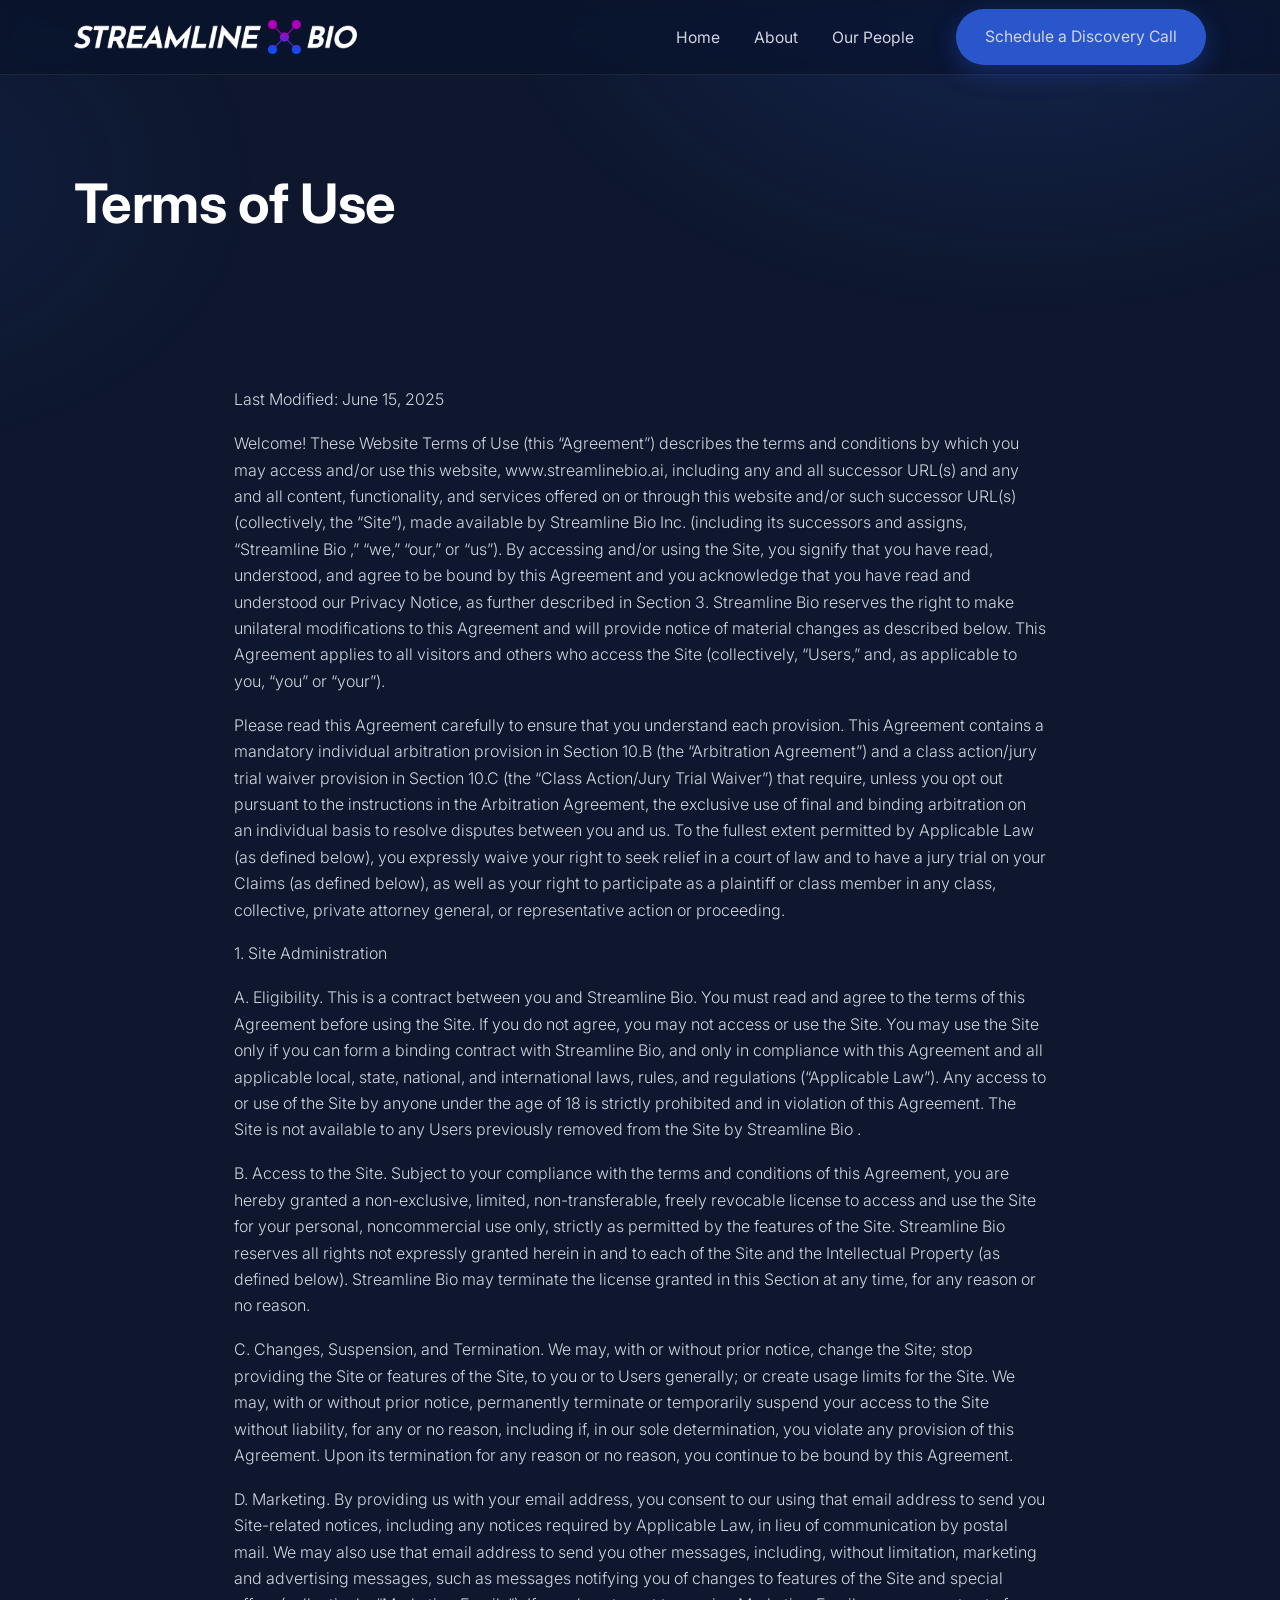
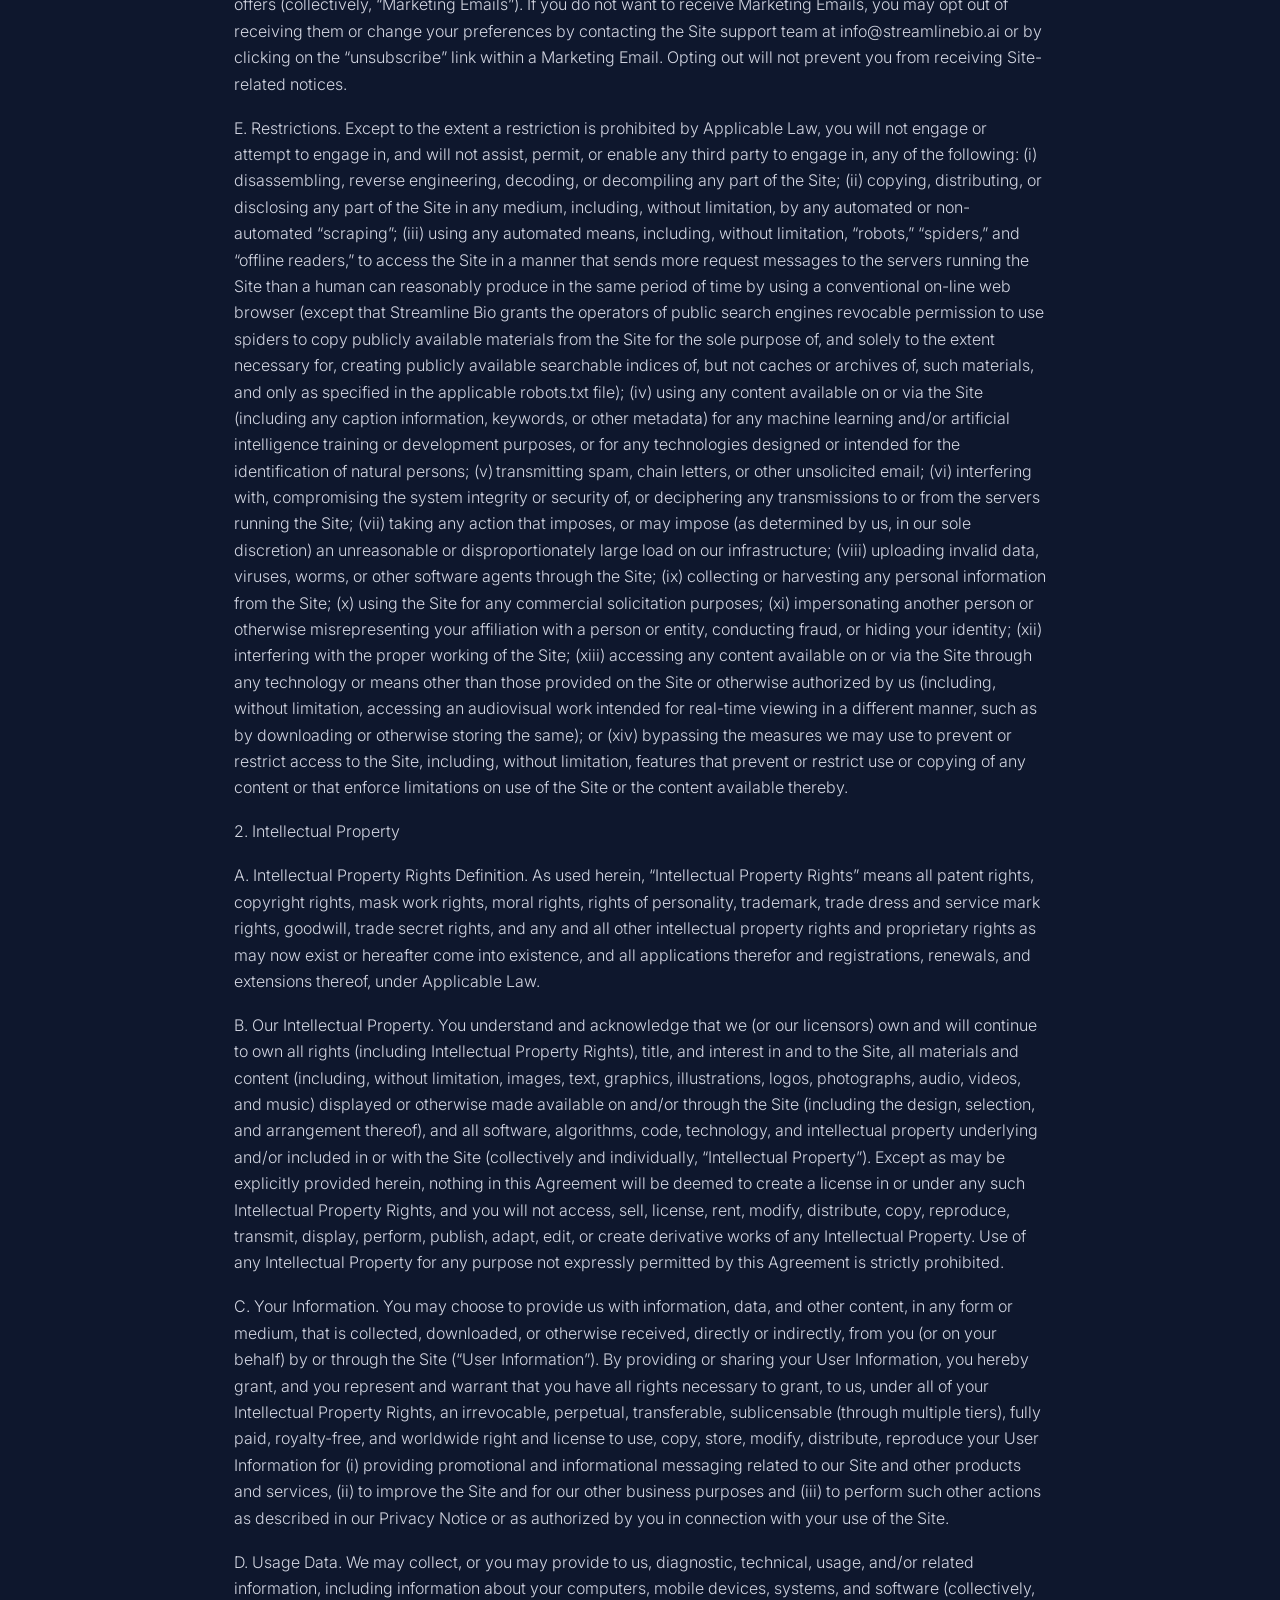
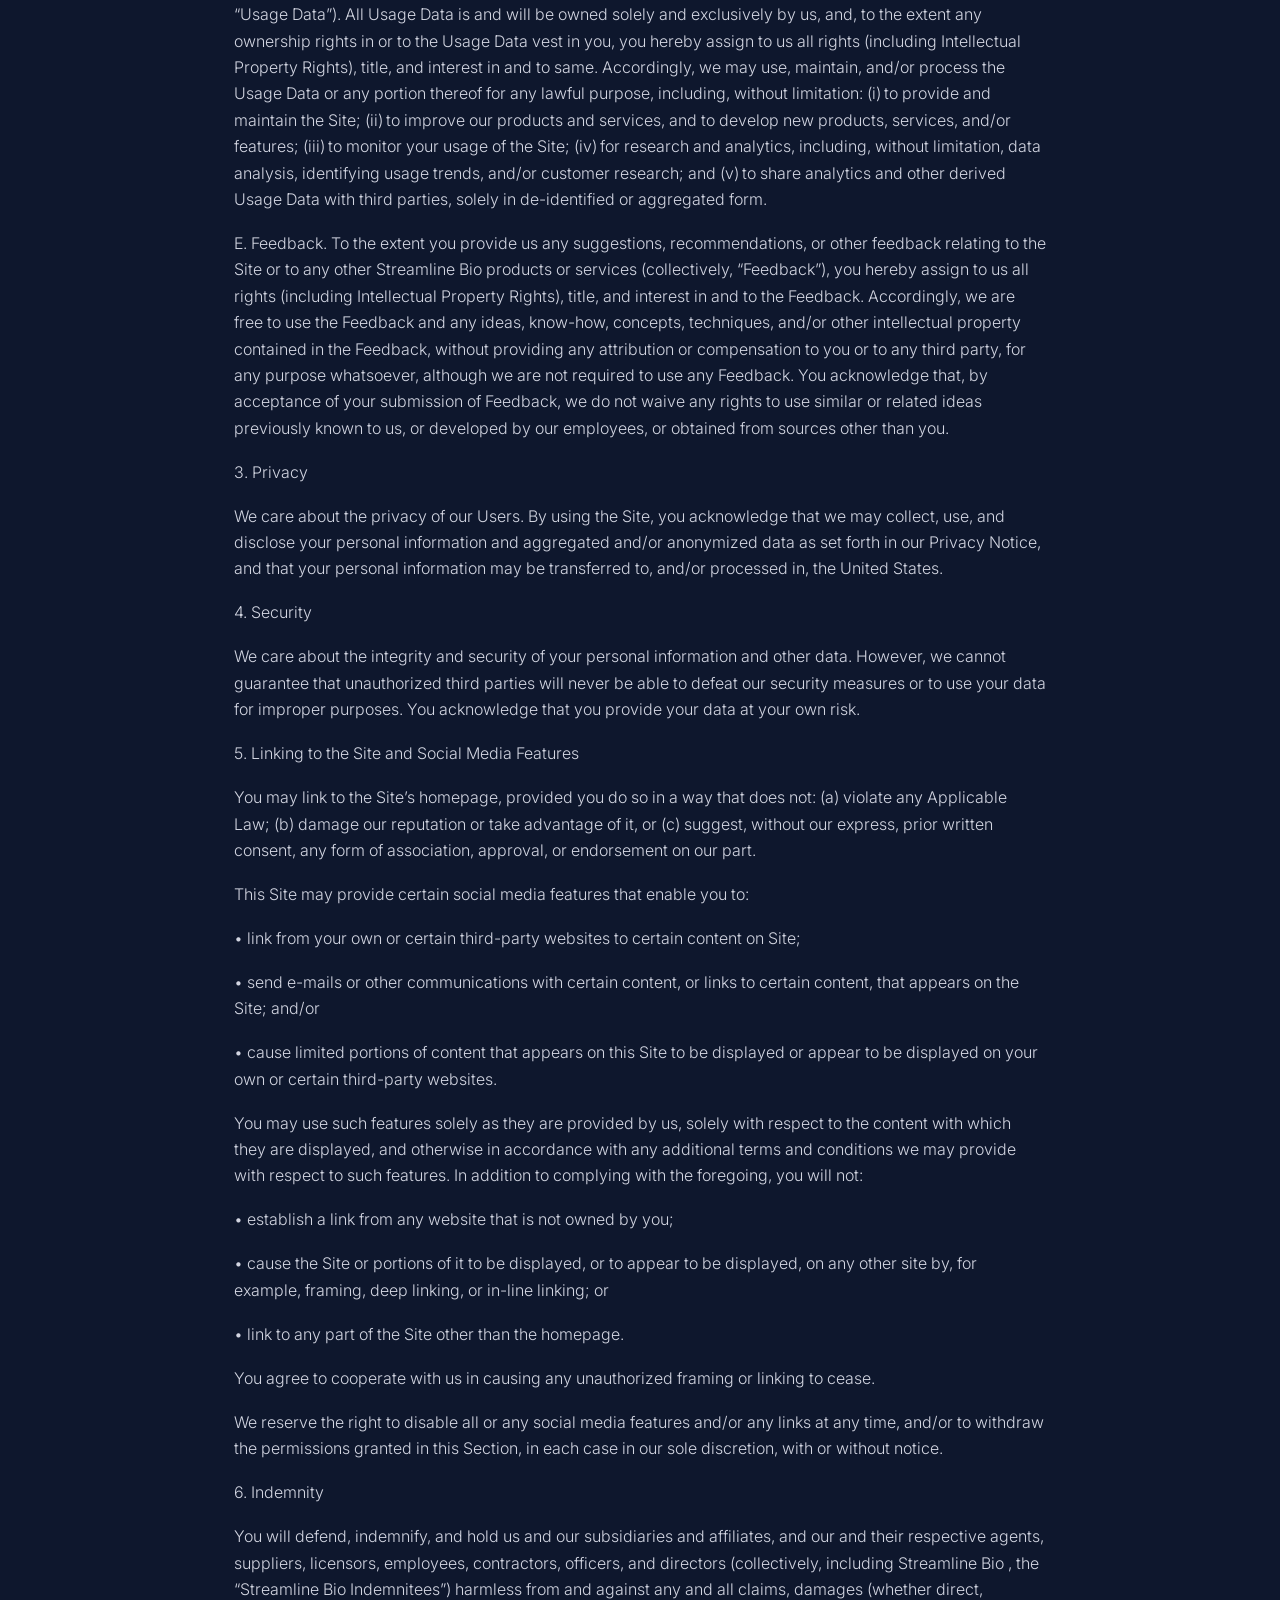
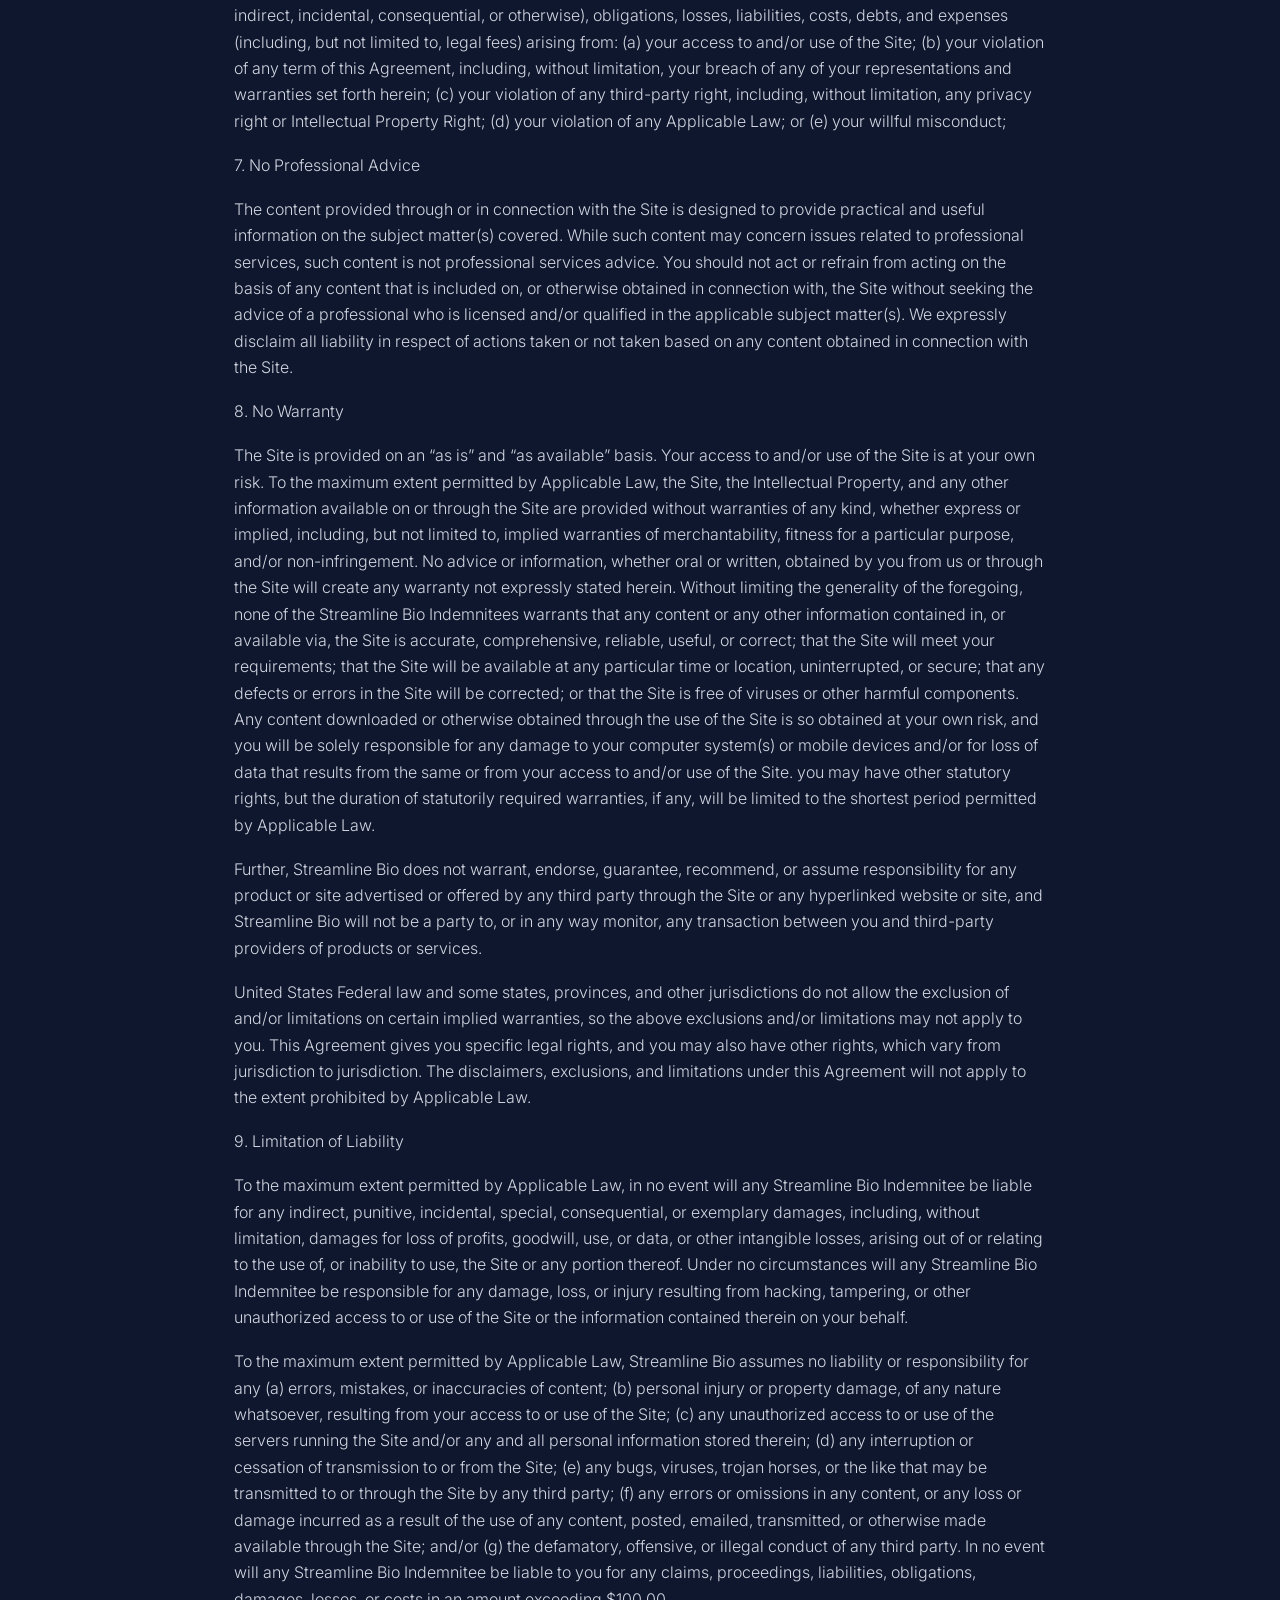
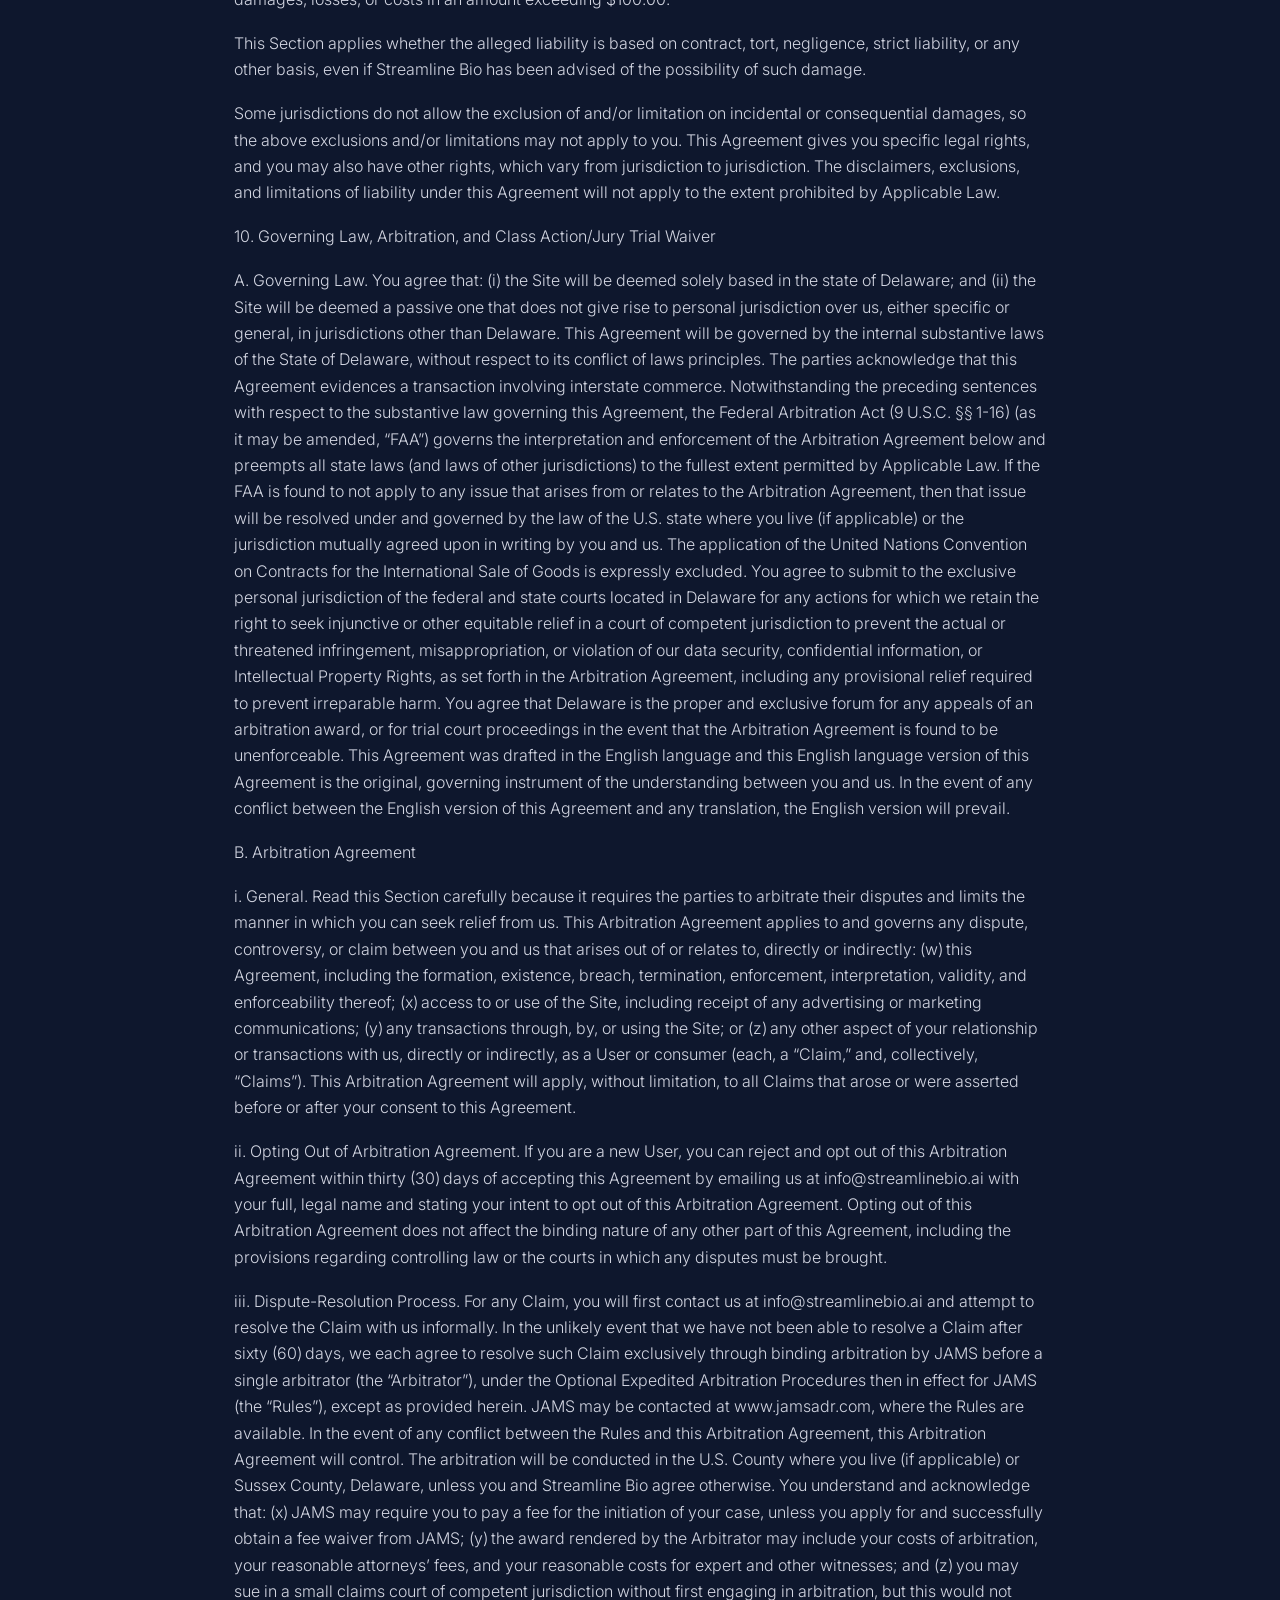
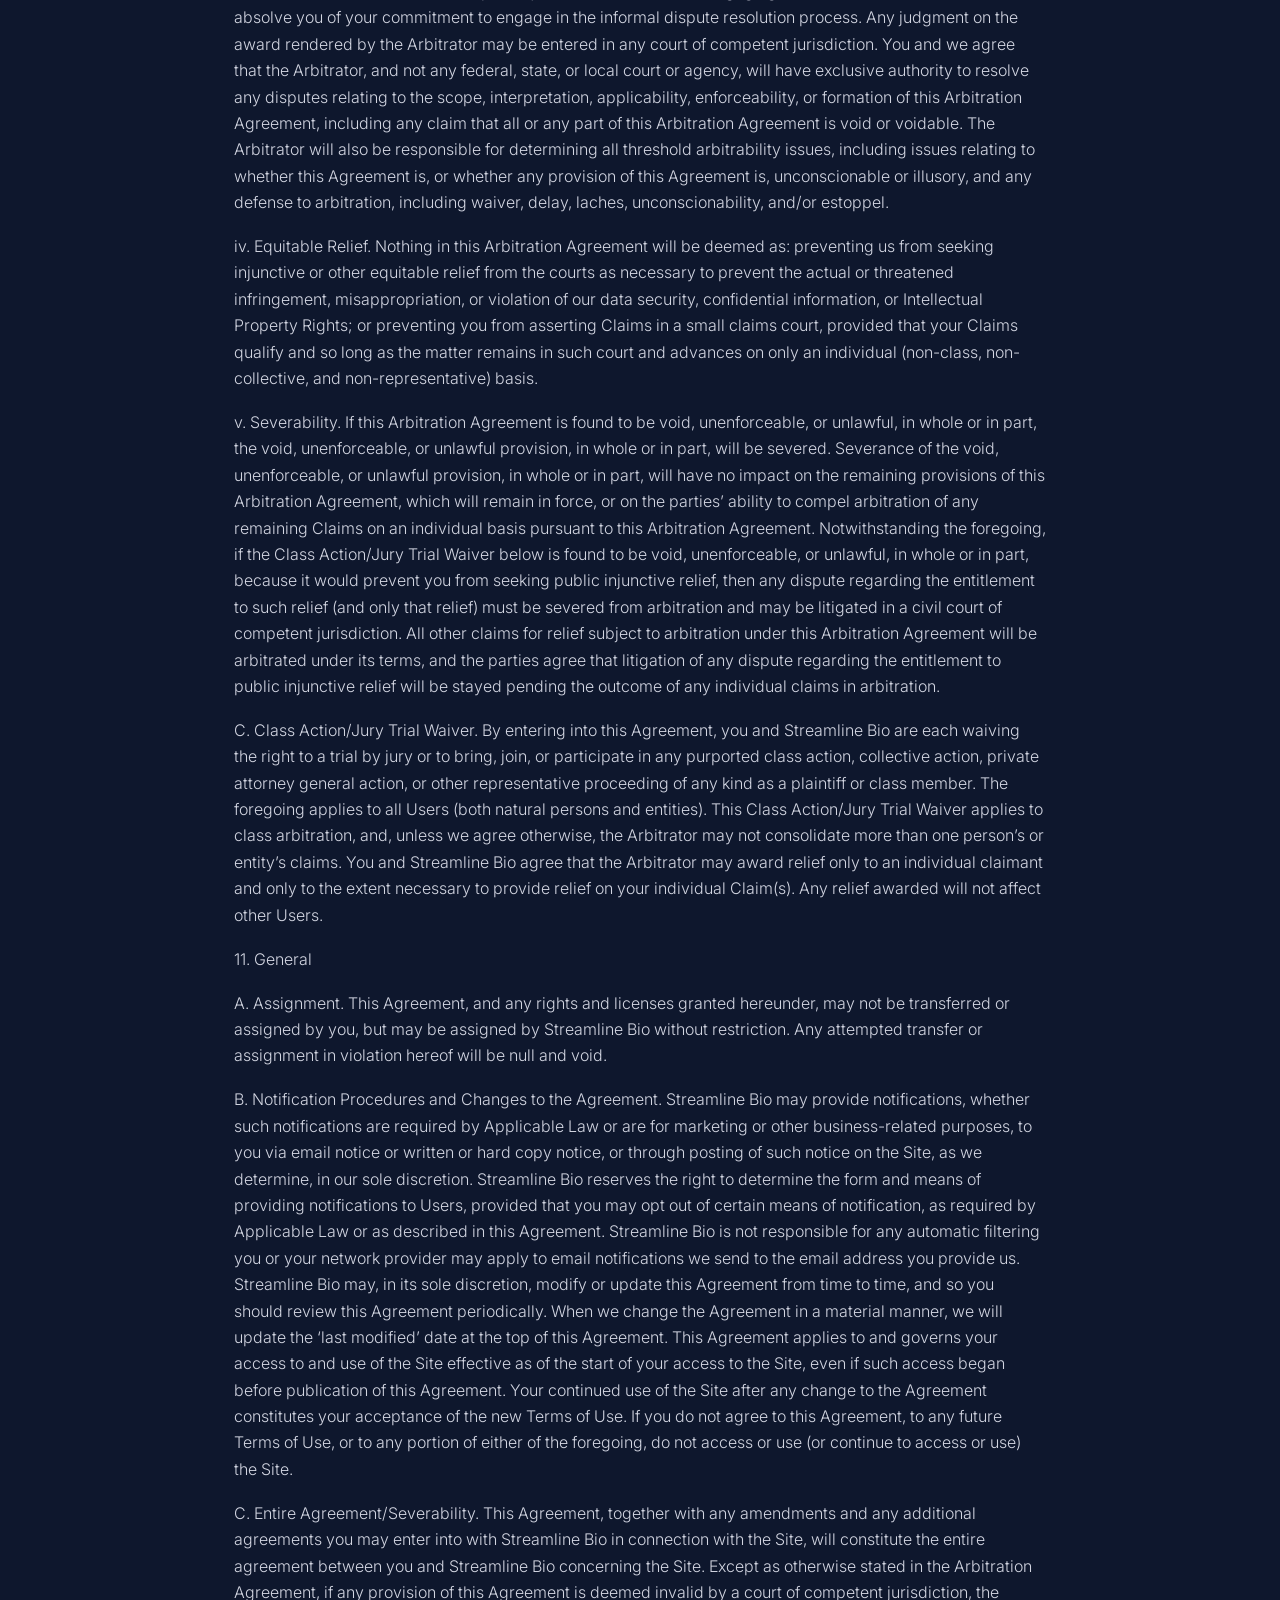
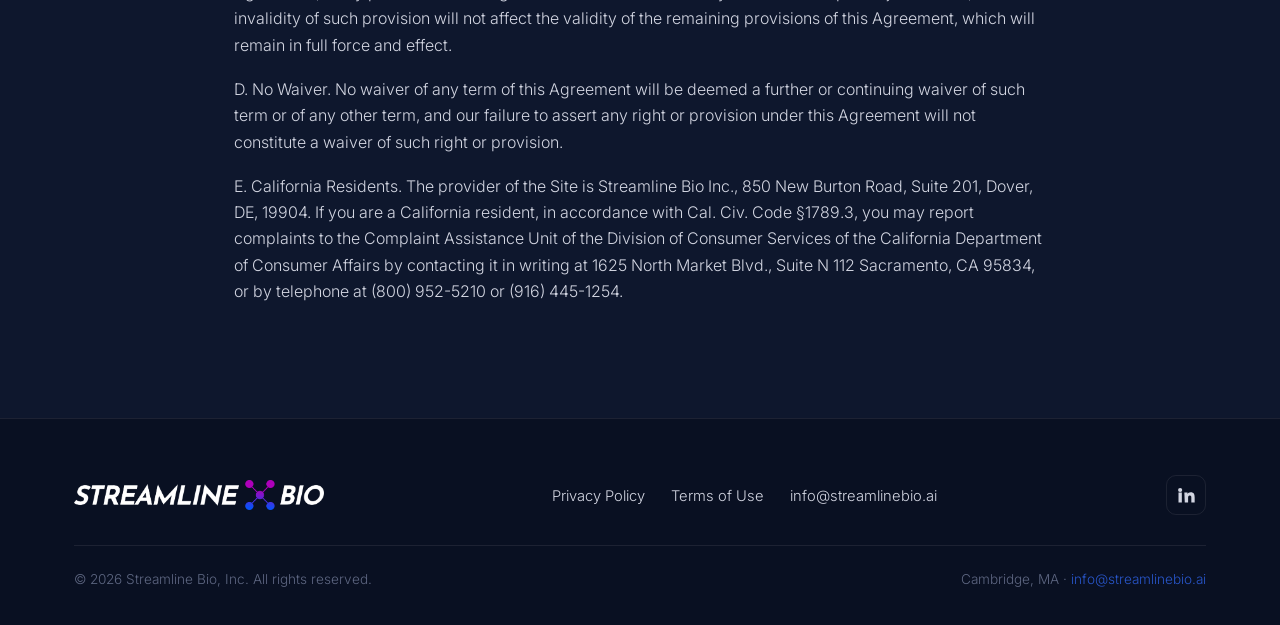
<file: terms-of-use.html>
<!DOCTYPE html>
<html lang="en">
<head>
<meta charset="utf-8">
<meta name="viewport" content="width=device-width, initial-scale=1">
<title>Terms of Use — Streamline Bio</title>
<meta name="description" content="Streamline Bio terms of use.">
<meta property="og:title" content="Terms of Use — Streamline Bio">
<meta property="og:description" content="Streamline Bio terms of use.">
<meta property="og:type" content="website">
<link rel="icon" href="/favicon.png">
<link rel="preconnect" href="https://fonts.googleapis.com">
<link rel="preconnect" href="https://fonts.gstatic.com" crossorigin>
<link rel="stylesheet" href="https://fonts.googleapis.com/css2?family=Inter:wght@200;300;400;500;600;700&display=swap">
<link rel="stylesheet" href="assets/css/style.css">

</head>
<body>
<header class="site-header">
  <div class="container nav">
    <a class="brand" href="index.html" aria-label="Streamline Bio home">
      <img src="assets/media/2025/06/streamline_bio_logo.png" alt="Streamline Bio">
    </a>
    <button class="nav-toggle" aria-label="Toggle navigation" aria-expanded="false">
      <span></span><span></span><span></span>
    </button>
    <ul class="nav-links">
      <li><a href="index.html">Home</a></li>
      <li><a href="about.html">About</a></li>
      <li><a href="contact.html">Our People</a></li>
      <li class="nav-cta"><a class="btn" href="contact.html#contactform">Schedule a Discovery Call</a></li>
    </ul>
  </div>
</header>
<main>
<section class="hero section-tight">
  <div class="container"><h1>Terms of Use</h1></div>
</section>
<section class="section-tight">
  <div class="container legal"><p>Last Modified: June 15, 2025</p><p>Welcome! These Website Terms of Use (this “Agreement”) describes the terms and conditions by which you may access and/or use this website, www.streamlinebio.ai, including any and all successor URL(s) and any and all content, functionality, and services offered on or through this website and/or such successor URL(s) (collectively, the “Site”), made available by Streamline Bio Inc. (including its successors and assigns, “Streamline Bio ,” “we,” “our,” or “us”). By accessing and/or using the Site, you signify that you have read, understood, and agree to be bound by this Agreement and you acknowledge that you have read and understood our Privacy Notice, as further described in Section 3. Streamline Bio reserves the right to make unilateral modifications to this Agreement and will provide notice of material changes as described below. This Agreement applies to all visitors and others who access the Site (collectively, “Users,” and, as applicable to you, “you” or “your”).</p><p>Please read this Agreement carefully to ensure that you understand each provision. This Agreement contains a mandatory individual arbitration provision in Section 10.B (the “Arbitration Agreement”) and a class action/jury trial waiver provision in Section 10.C (the “Class Action/Jury Trial Waiver”) that require, unless you opt out pursuant to the instructions in the Arbitration Agreement, the exclusive use of final and binding arbitration on an individual basis to resolve disputes between you and us. To the fullest extent permitted by Applicable Law (as defined below), you expressly waive your right to seek relief in a court of law and to have a jury trial on your Claims (as defined below), as well as your right to participate as a plaintiff or class member in any class, collective, private attorney general, or representative action or proceeding.</p><p>1. Site Administration</p><p>A. Eligibility. This is a contract between you and Streamline Bio. You must read and agree to the terms of this Agreement before using the Site. If you do not agree, you may not access or use the Site. You may use the Site only if you can form a binding contract with Streamline Bio, and only in compliance with this Agreement and all applicable local, state, national, and international laws, rules, and regulations (“Applicable Law”). Any access to or use of the Site by anyone under the age of 18 is strictly prohibited and in violation of this Agreement. The Site is not available to any Users previously removed from the Site by Streamline Bio .</p><p>B. Access to the Site. Subject to your compliance with the terms and conditions of this Agreement, you are hereby granted a non-exclusive, limited, non-transferable, freely revocable license to access and use the Site for your personal, noncommercial use only, strictly as permitted by the features of the Site. Streamline Bio reserves all rights not expressly granted herein in and to each of the Site and the Intellectual Property (as defined below). Streamline Bio may terminate the license granted in this Section at any time, for any reason or no reason.</p><p>C. Changes, Suspension, and Termination. We may, with or without prior notice, change the Site; stop providing the Site or features of the Site, to you or to Users generally; or create usage limits for the Site. We may, with or without prior notice, permanently terminate or temporarily suspend your access to the Site without liability, for any or no reason, including if, in our sole determination, you violate any provision of this Agreement. Upon its termination for any reason or no reason, you continue to be bound by this Agreement.</p><p>D. Marketing. By providing us with your email address, you consent to our using that email address to send you Site-related notices, including any notices required by Applicable Law, in lieu of communication by postal mail. We may also use that email address to send you other messages, including, without limitation, marketing and advertising messages, such as messages notifying you of changes to features of the Site and special offers (collectively, “Marketing Emails”). If you do not want to receive Marketing Emails, you may opt out of receiving them or change your preferences by contacting the Site support team at info@streamlinebio.ai or by clicking on the “unsubscribe” link within a Marketing Email. Opting out will not prevent you from receiving Site-related notices.</p><p>E. Restrictions. Except to the extent a restriction is prohibited by Applicable Law, you will not engage or attempt to engage in, and will not assist, permit, or enable any third party to engage in, any of the following: (i) disassembling, reverse engineering, decoding, or decompiling any part of the Site; (ii) copying, distributing, or disclosing any part of the Site in any medium, including, without limitation, by any automated or non-automated “scraping”; (iii) using any automated means, including, without limitation, “robots,” “spiders,” and “offline readers,” to access the Site in a manner that sends more request messages to the servers running the Site than a human can reasonably produce in the same period of time by using a conventional on-line web browser (except that Streamline Bio grants the operators of public search engines revocable permission to use spiders to copy publicly available materials from the Site for the sole purpose of, and solely to the extent necessary for, creating publicly available searchable indices of, but not caches or archives of, such materials, and only as specified in the applicable robots.txt file); (iv) using any content available on or via the Site (including any caption information, keywords, or other metadata) for any machine learning and/or artificial intelligence training or development purposes, or for any technologies designed or intended for the identification of natural persons; (v) transmitting spam, chain letters, or other unsolicited email; (vi) interfering with, compromising the system integrity or security of, or deciphering any transmissions to or from the servers running the Site; (vii) taking any action that imposes, or may impose (as determined by us, in our sole discretion) an unreasonable or disproportionately large load on our infrastructure; (viii) uploading invalid data, viruses, worms, or other software agents through the Site; (ix) collecting or harvesting any personal information from the Site; (x) using the Site for any commercial solicitation purposes; (xi) impersonating another person or otherwise misrepresenting your affiliation with a person or entity, conducting fraud, or hiding your identity; (xii) interfering with the proper working of the Site; (xiii) accessing any content available on or via the Site through any technology or means other than those provided on the Site or otherwise authorized by us (including, without limitation, accessing an audiovisual work intended for real-time viewing in a different manner, such as by downloading or otherwise storing the same); or (xiv) bypassing the measures we may use to prevent or restrict access to the Site, including, without limitation, features that prevent or restrict use or copying of any content or that enforce limitations on use of the Site or the content available thereby.</p><p>2. Intellectual Property</p><p>A. Intellectual Property Rights Definition. As used herein, “Intellectual Property Rights” means all patent rights, copyright rights, mask work rights, moral rights, rights of personality, trademark, trade dress and service mark rights, goodwill, trade secret rights, and any and all other intellectual property rights and proprietary rights as may now exist or hereafter come into existence, and all applications therefor and registrations, renewals, and extensions thereof, under Applicable Law.</p><p>B. Our Intellectual Property. You understand and acknowledge that we (or our licensors) own and will continue to own all rights (including Intellectual Property Rights), title, and interest in and to the Site, all materials and content (including, without limitation, images, text, graphics, illustrations, logos, photographs, audio, videos, and music) displayed or otherwise made available on and/or through the Site (including the design, selection, and arrangement thereof), and all software, algorithms, code, technology, and intellectual property underlying and/or included in or with the Site (collectively and individually, “Intellectual Property”). Except as may be explicitly provided herein, nothing in this Agreement will be deemed to create a license in or under any such Intellectual Property Rights, and you will not access, sell, license, rent, modify, distribute, copy, reproduce, transmit, display, perform, publish, adapt, edit, or create derivative works of any Intellectual Property. Use of any Intellectual Property for any purpose not expressly permitted by this Agreement is strictly prohibited.</p><p>C. Your Information. You may choose to provide us with information, data, and other content, in any form or medium, that is collected, downloaded, or otherwise received, directly or indirectly, from you (or on your behalf) by or through the Site (“User Information”). By providing or sharing your User Information, you hereby grant, and you represent and warrant that you have all rights necessary to grant, to us, under all of your Intellectual Property Rights, an irrevocable, perpetual, transferable, sublicensable (through multiple tiers), fully paid, royalty-free, and worldwide right and license to use, copy, store, modify, distribute, reproduce your User Information for (i) providing promotional and informational messaging related to our Site and other products and services, (ii) to improve the Site and for our other business purposes and (iii) to perform such other actions as described in our Privacy Notice or as authorized by you in connection with your use of the Site.</p><p>D. Usage Data. We may collect, or you may provide to us, diagnostic, technical, usage, and/or related information, including information about your computers, mobile devices, systems, and software (collectively, “Usage Data”). All Usage Data is and will be owned solely and exclusively by us, and, to the extent any ownership rights in or to the Usage Data vest in you, you hereby assign to us all rights (including Intellectual Property Rights), title, and interest in and to same. Accordingly, we may use, maintain, and/or process the Usage Data or any portion thereof for any lawful purpose, including, without limitation: (i) to provide and maintain the Site; (ii) to improve our products and services, and to develop new products, services, and/or features; (iii) to monitor your usage of the Site; (iv) for research and analytics, including, without limitation, data analysis, identifying usage trends, and/or customer research; and (v) to share analytics and other derived Usage Data with third parties, solely in de-identified or aggregated form.</p><p>E. Feedback. To the extent you provide us any suggestions, recommendations, or other feedback relating to the Site or to any other Streamline Bio products or services (collectively, “Feedback”), you hereby assign to us all rights (including Intellectual Property Rights), title, and interest in and to the Feedback. Accordingly, we are free to use the Feedback and any ideas, know-how, concepts, techniques, and/or other intellectual property contained in the Feedback, without providing any attribution or compensation to you or to any third party, for any purpose whatsoever, although we are not required to use any Feedback. You acknowledge that, by acceptance of your submission of Feedback, we do not waive any rights to use similar or related ideas previously known to us, or developed by our employees, or obtained from sources other than you.</p><p>3. Privacy</p><p>We care about the privacy of our Users. By using the Site, you acknowledge that we may collect, use, and disclose your personal information and aggregated and/or anonymized data as set forth in our Privacy Notice, and that your personal information may be transferred to, and/or processed in, the United States.</p><p>4. Security</p><p>We care about the integrity and security of your personal information and other data. However, we cannot guarantee that unauthorized third parties will never be able to defeat our security measures or to use your data for improper purposes. You acknowledge that you provide your data at your own risk.</p><p>5. Linking to the Site and Social Media Features</p><p>You may link to the Site’s homepage, provided you do so in a way that does not: (a) violate any Applicable Law; (b) damage our reputation or take advantage of it, or (c) suggest, without our express, prior written consent, any form of association, approval, or endorsement on our part.</p><p>This Site may provide certain social media features that enable you to:</p><p>• link from your own or certain third-party websites to certain content on Site;</p><p>• send e-mails or other communications with certain content, or links to certain content, that appears on the Site; and/or</p><p>• cause limited portions of content that appears on this Site to be displayed or appear to be displayed on your own or certain third-party websites.</p><p>You may use such features solely as they are provided by us, solely with respect to the content with which they are displayed, and otherwise in accordance with any additional terms and conditions we may provide with respect to such features. In addition to complying with the foregoing, you will not:</p><p>• establish a link from any website that is not owned by you;</p><p>• cause the Site or portions of it to be displayed, or to appear to be displayed, on any other site by, for example, framing, deep linking, or in-line linking; or</p><p>• link to any part of the Site other than the homepage.</p><p>You agree to cooperate with us in causing any unauthorized framing or linking to cease.</p><p>We reserve the right to disable all or any social media features and/or any links at any time, and/or to withdraw the permissions granted in this Section, in each case in our sole discretion, with or without notice.</p><p>6. Indemnity</p><p>You will defend, indemnify, and hold us and our subsidiaries and affiliates, and our and their respective agents, suppliers, licensors, employees, contractors, officers, and directors (collectively, including Streamline Bio , the “Streamline Bio Indemnitees”) harmless from and against any and all claims, damages (whether direct, indirect, incidental, consequential, or otherwise), obligations, losses, liabilities, costs, debts, and expenses (including, but not limited to, legal fees) arising from: (a) your access to and/or use of the Site; (b) your violation of any term of this Agreement, including, without limitation, your breach of any of your representations and warranties set forth herein; (c) your violation of any third-party right, including, without limitation, any privacy right or Intellectual Property Right; (d) your violation of any Applicable Law; or (e) your willful misconduct;</p><p>7. No Professional Advice</p><p>The content provided through or in connection with the Site is designed to provide practical and useful information on the subject matter(s) covered. While such content may concern issues related to professional services, such content is not professional services advice. You should not act or refrain from acting on the basis of any content that is included on, or otherwise obtained in connection with, the Site without seeking the advice of a professional who is licensed and/or qualified in the applicable subject matter(s). We expressly disclaim all liability in respect of actions taken or not taken based on any content obtained in connection with the Site.</p><p>8. No Warranty</p><p>The Site is provided on an “as is” and “as available” basis. Your access to and/or use of the Site is at your own risk. To the maximum extent permitted by Applicable Law, the Site, the Intellectual Property, and any other information available on or through the Site are provided without warranties of any kind, whether express or implied, including, but not limited to, implied warranties of merchantability, fitness for a particular purpose, and/or non-infringement. No advice or information, whether oral or written, obtained by you from us or through the Site will create any warranty not expressly stated herein. Without limiting the generality of the foregoing, none of the Streamline Bio Indemnitees warrants that any content or any other information contained in, or available via, the Site is accurate, comprehensive, reliable, useful, or correct; that the Site will meet your requirements; that the Site will be available at any particular time or location, uninterrupted, or secure; that any defects or errors in the Site will be corrected; or that the Site is free of viruses or other harmful components. Any content downloaded or otherwise obtained through the use of the Site is so obtained at your own risk, and you will be solely responsible for any damage to your computer system(s) or mobile devices and/or for loss of data that results from the same or from your access to and/or use of the Site. you may have other statutory rights, but the duration of statutorily required warranties, if any, will be limited to the shortest period permitted by Applicable Law.</p><p>Further, Streamline Bio does not warrant, endorse, guarantee, recommend, or assume responsibility for any product or site advertised or offered by any third party through the Site or any hyperlinked website or site, and Streamline Bio will not be a party to, or in any way monitor, any transaction between you and third-party providers of products or services.</p><p>United States Federal law and some states, provinces, and other jurisdictions do not allow the exclusion of and/or limitations on certain implied warranties, so the above exclusions and/or limitations may not apply to you. This Agreement gives you specific legal rights, and you may also have other rights, which vary from jurisdiction to jurisdiction. The disclaimers, exclusions, and limitations under this Agreement will not apply to the extent prohibited by Applicable Law.</p><p>9. Limitation of Liability</p><p>To the maximum extent permitted by Applicable Law, in no event will any Streamline Bio Indemnitee be liable for any indirect, punitive, incidental, special, consequential, or exemplary damages, including, without limitation, damages for loss of profits, goodwill, use, or data, or other intangible losses, arising out of or relating to the use of, or inability to use, the Site or any portion thereof. Under no circumstances will any Streamline Bio Indemnitee be responsible for any damage, loss, or injury resulting from hacking, tampering, or other unauthorized access to or use of the Site or the information contained therein on your behalf.</p><p>To the maximum extent permitted by Applicable Law, Streamline Bio assumes no liability or responsibility for any (a) errors, mistakes, or inaccuracies of content; (b) personal injury or property damage, of any nature whatsoever, resulting from your access to or use of the Site; (c) any unauthorized access to or use of the servers running the Site and/or any and all personal information stored therein; (d) any interruption or cessation of transmission to or from the Site; (e) any bugs, viruses, trojan horses, or the like that may be transmitted to or through the Site by any third party; (f) any errors or omissions in any content, or any loss or damage incurred as a result of the use of any content, posted, emailed, transmitted, or otherwise made available through the Site; and/or (g) the defamatory, offensive, or illegal conduct of any third party. In no event will any Streamline Bio Indemnitee be liable to you for any claims, proceedings, liabilities, obligations, damages, losses, or costs in an amount exceeding $100.00.</p><p>This Section applies whether the alleged liability is based on contract, tort, negligence, strict liability, or any other basis, even if Streamline Bio has been advised of the possibility of such damage.</p><p>Some jurisdictions do not allow the exclusion of and/or limitation on incidental or consequential damages, so the above exclusions and/or limitations may not apply to you. This Agreement gives you specific legal rights, and you may also have other rights, which vary from jurisdiction to jurisdiction. The disclaimers, exclusions, and limitations of liability under this Agreement will not apply to the extent prohibited by Applicable Law.</p><p>10. Governing Law, Arbitration, and Class Action/Jury Trial Waiver</p><p>A. Governing Law. You agree that: (i) the Site will be deemed solely based in the state of Delaware; and (ii) the Site will be deemed a passive one that does not give rise to personal jurisdiction over us, either specific or general, in jurisdictions other than Delaware. This Agreement will be governed by the internal substantive laws of the State of Delaware, without respect to its conflict of laws principles. The parties acknowledge that this Agreement evidences a transaction involving interstate commerce. Notwithstanding the preceding sentences with respect to the substantive law governing this Agreement, the Federal Arbitration Act (9 U.S.C. §§ 1-16) (as it may be amended, “FAA”) governs the interpretation and enforcement of the Arbitration Agreement below and preempts all state laws (and laws of other jurisdictions) to the fullest extent permitted by Applicable Law. If the FAA is found to not apply to any issue that arises from or relates to the Arbitration Agreement, then that issue will be resolved under and governed by the law of the U.S. state where you live (if applicable) or the jurisdiction mutually agreed upon in writing by you and us. The application of the United Nations Convention on Contracts for the International Sale of Goods is expressly excluded. You agree to submit to the exclusive personal jurisdiction of the federal and state courts located in Delaware for any actions for which we retain the right to seek injunctive or other equitable relief in a court of competent jurisdiction to prevent the actual or threatened infringement, misappropriation, or violation of our data security, confidential information, or Intellectual Property Rights, as set forth in the Arbitration Agreement, including any provisional relief required to prevent irreparable harm. You agree that Delaware is the proper and exclusive forum for any appeals of an arbitration award, or for trial court proceedings in the event that the Arbitration Agreement is found to be unenforceable. This Agreement was drafted in the English language and this English language version of this Agreement is the original, governing instrument of the understanding between you and us. In the event of any conflict between the English version of this Agreement and any translation, the English version will prevail.</p><p>B. Arbitration Agreement</p><p>i. General. Read this Section carefully because it requires the parties to arbitrate their disputes and limits the manner in which you can seek relief from us. This Arbitration Agreement applies to and governs any dispute, controversy, or claim between you and us that arises out of or relates to, directly or indirectly: (w) this Agreement, including the formation, existence, breach, termination, enforcement, interpretation, validity, and enforceability thereof; (x) access to or use of the Site, including receipt of any advertising or marketing communications; (y) any transactions through, by, or using the Site; or (z) any other aspect of your relationship or transactions with us, directly or indirectly, as a User or consumer (each, a “Claim,” and, collectively, “Claims”). This Arbitration Agreement will apply, without limitation, to all Claims that arose or were asserted before or after your consent to this Agreement.</p><p>ii. Opting Out of Arbitration Agreement. If you are a new User, you can reject and opt out of this Arbitration Agreement within thirty (30) days of accepting this Agreement by emailing us at info@streamlinebio.ai with your full, legal name and stating your intent to opt out of this Arbitration Agreement. Opting out of this Arbitration Agreement does not affect the binding nature of any other part of this Agreement, including the provisions regarding controlling law or the courts in which any disputes must be brought.</p><p>iii. Dispute-Resolution Process. For any Claim, you will first contact us at info@streamlinebio.ai and attempt to resolve the Claim with us informally. In the unlikely event that we have not been able to resolve a Claim after sixty (60) days, we each agree to resolve such Claim exclusively through binding arbitration by JAMS before a single arbitrator (the “Arbitrator”), under the Optional Expedited Arbitration Procedures then in effect for JAMS (the “Rules”), except as provided herein. JAMS may be contacted at www.jamsadr.com, where the Rules are available. In the event of any conflict between the Rules and this Arbitration Agreement, this Arbitration Agreement will control. The arbitration will be conducted in the U.S. County where you live (if applicable) or Sussex County, Delaware, unless you and Streamline Bio agree otherwise. You understand and acknowledge that: (x) JAMS may require you to pay a fee for the initiation of your case, unless you apply for and successfully obtain a fee waiver from JAMS; (y) the award rendered by the Arbitrator may include your costs of arbitration, your reasonable attorneys’ fees, and your reasonable costs for expert and other witnesses; and (z) you may sue in a small claims court of competent jurisdiction without first engaging in arbitration, but this would not absolve you of your commitment to engage in the informal dispute resolution process. Any judgment on the award rendered by the Arbitrator may be entered in any court of competent jurisdiction. You and we agree that the Arbitrator, and not any federal, state, or local court or agency, will have exclusive authority to resolve any disputes relating to the scope, interpretation, applicability, enforceability, or formation of this Arbitration Agreement, including any claim that all or any part of this Arbitration Agreement is void or voidable. The Arbitrator will also be responsible for determining all threshold arbitrability issues, including issues relating to whether this Agreement is, or whether any provision of this Agreement is, unconscionable or illusory, and any defense to arbitration, including waiver, delay, laches, unconscionability, and/or estoppel.</p><p>iv. Equitable Relief. Nothing in this Arbitration Agreement will be deemed as: preventing us from seeking injunctive or other equitable relief from the courts as necessary to prevent the actual or threatened infringement, misappropriation, or violation of our data security, confidential information, or Intellectual Property Rights; or preventing you from asserting Claims in a small claims court, provided that your Claims qualify and so long as the matter remains in such court and advances on only an individual (non-class, non-collective, and non-representative) basis.</p><p>v. Severability. If this Arbitration Agreement is found to be void, unenforceable, or unlawful, in whole or in part, the void, unenforceable, or unlawful provision, in whole or in part, will be severed. Severance of the void, unenforceable, or unlawful provision, in whole or in part, will have no impact on the remaining provisions of this Arbitration Agreement, which will remain in force, or on the parties’ ability to compel arbitration of any remaining Claims on an individual basis pursuant to this Arbitration Agreement. Notwithstanding the foregoing, if the Class Action/Jury Trial Waiver below is found to be void, unenforceable, or unlawful, in whole or in part, because it would prevent you from seeking public injunctive relief, then any dispute regarding the entitlement to such relief (and only that relief) must be severed from arbitration and may be litigated in a civil court of competent jurisdiction. All other claims for relief subject to arbitration under this Arbitration Agreement will be arbitrated under its terms, and the parties agree that litigation of any dispute regarding the entitlement to public injunctive relief will be stayed pending the outcome of any individual claims in arbitration.</p><p>C. Class Action/Jury Trial Waiver. By entering into this Agreement, you and Streamline Bio are each waiving the right to a trial by jury or to bring, join, or participate in any purported class action, collective action, private attorney general action, or other representative proceeding of any kind as a plaintiff or class member. The foregoing applies to all Users (both natural persons and entities). This Class Action/Jury Trial Waiver applies to class arbitration, and, unless we agree otherwise, the Arbitrator may not consolidate more than one person’s or entity’s claims. You and Streamline Bio agree that the Arbitrator may award relief only to an individual claimant and only to the extent necessary to provide relief on your individual Claim(s). Any relief awarded will not affect other Users.</p><p>11. General</p><p>A. Assignment. This Agreement, and any rights and licenses granted hereunder, may not be transferred or assigned by you, but may be assigned by Streamline Bio without restriction. Any attempted transfer or assignment in violation hereof will be null and void.</p><p>B. Notification Procedures and Changes to the Agreement. Streamline Bio may provide notifications, whether such notifications are required by Applicable Law or are for marketing or other business-related purposes, to you via email notice or written or hard copy notice, or through posting of such notice on the Site, as we determine, in our sole discretion. Streamline Bio reserves the right to determine the form and means of providing notifications to Users, provided that you may opt out of certain means of notification, as required by Applicable Law or as described in this Agreement. Streamline Bio is not responsible for any automatic filtering you or your network provider may apply to email notifications we send to the email address you provide us. Streamline Bio may, in its sole discretion, modify or update this Agreement from time to time, and so you should review this Agreement periodically. When we change the Agreement in a material manner, we will update the ‘last modified’ date at the top of this Agreement. This Agreement applies to and governs your access to and use of the Site effective as of the start of your access to the Site, even if such access began before publication of this Agreement. Your continued use of the Site after any change to the Agreement constitutes your acceptance of the new Terms of Use. If you do not agree to this Agreement, to any future Terms of Use, or to any portion of either of the foregoing, do not access or use (or continue to access or use) the Site.</p><p>C. Entire Agreement/Severability. This Agreement, together with any amendments and any additional agreements you may enter into with Streamline Bio in connection with the Site, will constitute the entire agreement between you and Streamline Bio concerning the Site. Except as otherwise stated in the Arbitration Agreement, if any provision of this Agreement is deemed invalid by a court of competent jurisdiction, the invalidity of such provision will not affect the validity of the remaining provisions of this Agreement, which will remain in full force and effect.</p><p>D. No Waiver. No waiver of any term of this Agreement will be deemed a further or continuing waiver of such term or of any other term, and our failure to assert any right or provision under this Agreement will not constitute a waiver of such right or provision.</p><p>E. California Residents. The provider of the Site is Streamline Bio Inc., 850 New Burton Road, Suite 201, Dover, DE, 19904. If you are a California resident, in accordance with Cal. Civ. Code §1789.3, you may report complaints to the Complaint Assistance Unit of the Division of Consumer Services of the California Department of Consumer Affairs by contacting it in writing at 1625 North Market Blvd., Suite N 112 Sacramento, CA 95834, or by telephone at (800) 952-5210 or (916) 445-1254.</p></div>
</section>
</main>
<footer class="site-footer">
  <div class="container">
    <div class="footer-grid">
      <a href="index.html"><img src="assets/media/2025/06/streamline_bio_logo.png" alt="Streamline Bio"></a>
      <ul class="footer-links">
        <li><a href="privacy-policy.html">Privacy Policy</a></li>
        <li><a href="terms-of-use.html">Terms of Use</a></li>
        <li><a href="mailto:info@streamlinebio.ai">info@streamlinebio.ai</a></li>
      </ul>
      <div class="social">
        <a href="https://www.linkedin.com/company/streamline-bio/" target="_blank" rel="noopener" aria-label="LinkedIn">
          <svg width="20" height="20" viewBox="0 0 24 24" fill="currentColor"><path d="M4.98 3.5a2.5 2.5 0 1 1 0 5 2.5 2.5 0 0 1 0-5zM3 9h4v12H3zM10 9h3.8v1.7h.05c.53-1 1.83-2.05 3.77-2.05 4.03 0 4.78 2.65 4.78 6.1V21h-4v-5.4c0-1.3 0-2.95-1.8-2.95-1.8 0-2.08 1.4-2.08 2.85V21h-4z"/></svg>
        </a>
      </div>
    </div>
    <div class="footer-bottom">
      <span>&copy; <span data-year>2026</span> Streamline Bio, Inc. All rights reserved.</span>
      <span>Cambridge, MA &middot; <a href="mailto:info@streamlinebio.ai">info@streamlinebio.ai</a></span>
    </div>
  </div>
</footer>
<script src="assets/js/main.js"></script>
</body>
</html>
</file>
<file: assets/css/style.css>
/* Streamline Bio — static site
   Brand palette extracted from the original Elementor kit:
   bg #0E172D · accent #2957CB · heading #FFFFFF · text #D2D5E1 · grey #5E6782
   Font: Inter */

:root {
  --bg: #0E172D;
  --bg-2: #111e3d;
  --bg-card: #15224a;
  --accent: #2957CB;
  --accent-hover: #3a6ae0;
  --heading: #FFFFFF;
  --text: #D2D5E1;
  --muted: #9aa6c4;
  --grey: #5E6782;
  --border: rgba(255, 255, 255, 0.08);
  --radius: 16px;
  --maxw: 1180px;
  --shadow: 0 18px 50px rgba(0, 0, 0, 0.35);
}

* { box-sizing: border-box; }

html { scroll-behavior: smooth; }

body {
  margin: 0;
  font-family: 'Inter', system-ui, -apple-system, Segoe UI, Roboto, sans-serif;
  font-weight: 300;
  color: var(--text);
  background: var(--bg);
  line-height: 1.65;
  -webkit-font-smoothing: antialiased;
  overflow-x: hidden;
}

/* soft radial glow background */
body::before {
  content: "";
  position: fixed;
  inset: 0;
  z-index: -1;
  background:
    radial-gradient(900px 600px at 80% -5%, rgba(41, 87, 203, 0.22), transparent 60%),
    radial-gradient(700px 500px at -10% 20%, rgba(41, 87, 203, 0.12), transparent 55%);
  pointer-events: none;
}

h1, h2, h3, h4 {
  color: var(--heading);
  font-weight: 600;
  line-height: 1.2;
  margin: 0 0 .6em;
  letter-spacing: -0.01em;
}

h1 { font-size: clamp(2.1rem, 4.6vw, 3.4rem); font-weight: 700; }
h2 { font-size: clamp(1.7rem, 3.2vw, 2.4rem); }
h3 { font-size: 1.28rem; }

p { margin: 0 0 1.1em; }

a { color: var(--accent); text-decoration: none; }
a:hover { color: var(--accent-hover); }

img, svg, video { max-width: 100%; display: block; }

.container { width: 100%; max-width: var(--maxw); margin: 0 auto; padding: 0 24px; }

section { padding: 84px 0; }
.section-tight { padding: 56px 0; }

.eyebrow {
  display: inline-block;
  font-size: .78rem;
  font-weight: 600;
  letter-spacing: .14em;
  text-transform: uppercase;
  color: var(--accent);
  margin-bottom: 14px;
}

.lead { font-size: 1.18rem; color: var(--text); max-width: 760px; }
.center { text-align: center; }
.center .lead, .center p { margin-left: auto; margin-right: auto; }
.muted { color: var(--muted); font-size: .92rem; }

/* ---------- buttons ---------- */
.btn {
  display: inline-flex;
  align-items: center;
  gap: .5em;
  background: var(--accent);
  color: #fff;
  font-weight: 500;
  padding: 14px 28px;
  border-radius: 999px;
  border: 1px solid transparent;
  cursor: pointer;
  transition: transform .15s ease, background .15s ease, box-shadow .15s ease;
  box-shadow: 0 8px 24px rgba(41, 87, 203, 0.35);
}
.btn:hover { background: var(--accent-hover); color: #fff; transform: translateY(-2px); }
.btn-outline {
  background: transparent;
  border-color: var(--border);
  color: var(--heading);
  box-shadow: none;
}
.btn-outline:hover { background: rgba(255,255,255,.04); border-color: var(--accent); color: #fff; }

/* ---------- header ---------- */
.site-header {
  position: sticky;
  top: 0;
  z-index: 50;
  background: rgba(10, 18, 38, 0.72);
  backdrop-filter: saturate(160%) blur(14px);
  -webkit-backdrop-filter: saturate(160%) blur(14px);
  border-bottom: 1px solid var(--border);
}
.nav {
  display: flex;
  align-items: center;
  justify-content: space-between;
  height: 74px;
}
.brand img { height: 34px; width: auto; }
.nav-links {
  display: flex;
  align-items: center;
  gap: 34px;
  list-style: none;
  margin: 0;
  padding: 0;
}
.nav-links a {
  color: var(--text);
  font-size: .98rem;
  font-weight: 400;
  position: relative;
}
.nav-links a:hover, .nav-links a.active { color: #fff; }
.nav-links a.active::after {
  content: "";
  position: absolute;
  left: 0; right: 0; bottom: -8px;
  height: 2px;
  background: var(--accent);
  border-radius: 2px;
}
.nav-cta { margin-left: 8px; }
.nav-toggle {
  display: none;
  background: none;
  border: 0;
  cursor: pointer;
  padding: 8px;
}
.nav-toggle span {
  display: block;
  width: 24px;
  height: 2px;
  background: #fff;
  margin: 5px 0;
  transition: .25s;
}

/* ---------- hero ---------- */
.hero { padding: 96px 0 72px; }
.hero-grid {
  display: grid;
  grid-template-columns: 1.05fr .95fr;
  gap: 48px;
  align-items: center;
}
.hero h1 { margin-bottom: 22px; }
.hero .lead { margin-bottom: 30px; }
.hero-visual {
  position: relative;
  aspect-ratio: 1 / 1;
  display: flex;
  align-items: center;
  justify-content: center;
}
.hero-visual lottie-player,
.hero-visual img { width: 100%; height: 100%; object-fit: contain; }
/* Logo centered over the animation. Painted as a pseudo-element on the
   lottie-player, gated on :defined — which only matches once JS registers the
   custom element. With JS disabled the element is never defined, so the
   pseudo-element is never generated and the logo cannot overlap the
   <noscript> fallback image. */
.hero-visual lottie-player:defined { position: relative; }
.hero-visual lottie-player:defined::after {
  content: "";
  position: absolute;
  inset: 0;
  background: url(../media/2025/07/logo.png) center / 15% no-repeat;
  pointer-events: none;
  z-index: 1;
}
.hero-visual.glow::after {
  content: "";
  position: absolute;
  inset: 8% 8% 8% 8%;
  background: radial-gradient(circle, rgba(41,87,203,.3), transparent 65%);
  filter: blur(30px);
  z-index: -1;
}

/* ---------- cards / grids ---------- */
.grid { display: grid; gap: 24px; }
.grid-2 { grid-template-columns: repeat(2, 1fr); }
.grid-4 { grid-template-columns: repeat(4, 1fr); }

.card {
  background: linear-gradient(180deg, rgba(255,255,255,.04), rgba(255,255,255,.015));
  border: 1px solid var(--border);
  border-radius: var(--radius);
  padding: 30px 26px;
  transition: transform .2s ease, border-color .2s ease;
}
.card:hover { transform: translateY(-4px); border-color: rgba(41,87,203,.5); }
.card h3 { margin-bottom: .5em; }
.card p:last-child { margin-bottom: 0; }

.icon-badge {
  width: 52px; height: 52px;
  display: flex; align-items: center; justify-content: center;
  border-radius: 12px;
  background: rgba(41, 87, 203, 0.16);
  color: var(--accent);
  margin-bottom: 18px;
}
.icon-badge svg { width: 26px; height: 26px; }

.stat-num {
  font-size: 1.05rem;
  font-weight: 600;
  color: var(--accent);
  text-transform: uppercase;
  letter-spacing: .08em;
}

/* section heading block */
.section-head { max-width: 760px; margin-bottom: 48px; }
.section-head.center { margin-left: auto; margin-right: auto; }

/* ---------- media ---------- */
.media {
  border-radius: var(--radius);
  overflow: hidden;
  border: 1px solid var(--border);
  background: #000;
  box-shadow: var(--shadow);
}
.media video { width: 100%; display: block; }

/* ---------- person ---------- */
.person {
  display: grid;
  grid-template-columns: 220px 1fr;
  gap: 34px;
  align-items: start;
  background: linear-gradient(180deg, rgba(255,255,255,.04), rgba(255,255,255,.015));
  border: 1px solid var(--border);
  border-radius: var(--radius);
  padding: 34px;
}
.person img { border-radius: 14px; width: 100%; aspect-ratio: 1/1; object-fit: cover; }
.person h3 { margin-bottom: .2em; }
.person .role { color: var(--accent); font-weight: 500; margin-bottom: 1em; }

/* ---------- CTA band ---------- */
.cta-band {
  background: linear-gradient(135deg, rgba(41,87,203,.22), rgba(41,87,203,.06));
  border: 1px solid rgba(41,87,203,.35);
  border-radius: 24px;
  padding: 56px 40px;
  text-align: center;
}
.cta-band h2 { max-width: 760px; margin: 0 auto .8em; }

/* ---------- news ---------- */
.news-item {
  display: flex;
  gap: 18px;
  align-items: baseline;
  padding: 22px 26px;
  border: 1px solid var(--border);
  border-radius: var(--radius);
  background: rgba(255,255,255,.025);
}
.news-item .date { color: var(--accent); font-weight: 600; white-space: nowrap; font-size: .9rem; }

/* ---------- form ---------- */
.form-card {
  background: linear-gradient(180deg, rgba(255,255,255,.04), rgba(255,255,255,.015));
  border: 1px solid var(--border);
  border-radius: var(--radius);
  padding: 36px;
}
.form-grid { display: grid; grid-template-columns: 1fr 1fr; gap: 18px; }
.field { display: flex; flex-direction: column; gap: 7px; }
.field.full { grid-column: 1 / -1; }
.field label { font-size: .86rem; color: var(--muted); font-weight: 500; }
.field input, .field select, .field textarea {
  background: rgba(255,255,255,.04);
  border: 1px solid var(--border);
  border-radius: 10px;
  padding: 12px 14px;
  color: #fff;
  font: inherit;
  transition: border-color .15s ease;
}
.field input:focus, .field select:focus, .field textarea:focus {
  outline: none;
  border-color: var(--accent);
}
.field textarea { resize: vertical; min-height: 130px; }
.field select option { background: var(--bg); }
.form-status { margin: 14px 0 0; color: #6BE6A8; font-weight: 500; }

/* ---------- legal ---------- */
.legal { max-width: 860px; }
.legal h2 { margin-top: 1.4em; }
.legal h3 { margin-top: 1.2em; color: var(--text); }
.legal ul, .legal ol { padding-left: 22px; }
.legal li { margin-bottom: .4em; }
.legal a { word-break: break-word; }

/* ---------- footer ---------- */
.site-footer {
  border-top: 1px solid var(--border);
  background: rgba(7, 13, 28, 0.6);
  padding: 56px 0 34px;
  margin-top: 40px;
}
.footer-grid {
  display: flex;
  flex-wrap: wrap;
  gap: 24px;
  align-items: center;
  justify-content: space-between;
}
.footer-grid img { height: 30px; }
.footer-links { display: flex; gap: 26px; flex-wrap: wrap; list-style: none; margin: 0; padding: 0; }
.footer-links a { color: var(--text); font-size: .92rem; }
.footer-links a:hover { color: #fff; }
.social a {
  display: inline-flex;
  width: 40px; height: 40px;
  align-items: center; justify-content: center;
  border: 1px solid var(--border);
  border-radius: 10px;
  color: var(--text);
}
.social a:hover { color: #fff; border-color: var(--accent); background: rgba(41,87,203,.15); }
.footer-bottom {
  margin-top: 30px;
  padding-top: 22px;
  border-top: 1px solid var(--border);
  font-size: .85rem;
  color: var(--grey);
  display: flex;
  justify-content: space-between;
  flex-wrap: wrap;
  gap: 10px;
}

/* ---------- responsive ---------- */
@media (max-width: 900px) {
  .hero-grid { grid-template-columns: 1fr; }
  .hero-visual { max-width: 420px; margin: 0 auto; }
  .grid-4 { grid-template-columns: repeat(2, 1fr); }
  .person { grid-template-columns: 1fr; }
  .person img { max-width: 200px; }
  .nav-links {
    position: fixed;
    inset: 74px 0 auto 0;
    flex-direction: column;
    gap: 0;
    background: var(--bg-2);
    border-bottom: 1px solid var(--border);
    padding: 8px 24px 22px;
    transform: translateY(-130%);
    transition: transform .28s ease;
    align-items: stretch;
  }
  .nav-links.open { transform: translateY(0); }
  .nav-links li { padding: 12px 0; border-bottom: 1px solid var(--border); }
  .nav-links .nav-cta { padding-top: 18px; border: 0; }
  .nav-cta .btn { width: 100%; justify-content: center; }
  .nav-toggle { display: block; }
}

@media (max-width: 560px) {
  section { padding: 60px 0; }
  .grid-2, .grid-4, .form-grid { grid-template-columns: 1fr; }
  .cta-band { padding: 40px 22px; }
  .form-card { padding: 24px; }
  .news-item { flex-direction: column; gap: 6px; }
}
</file>
